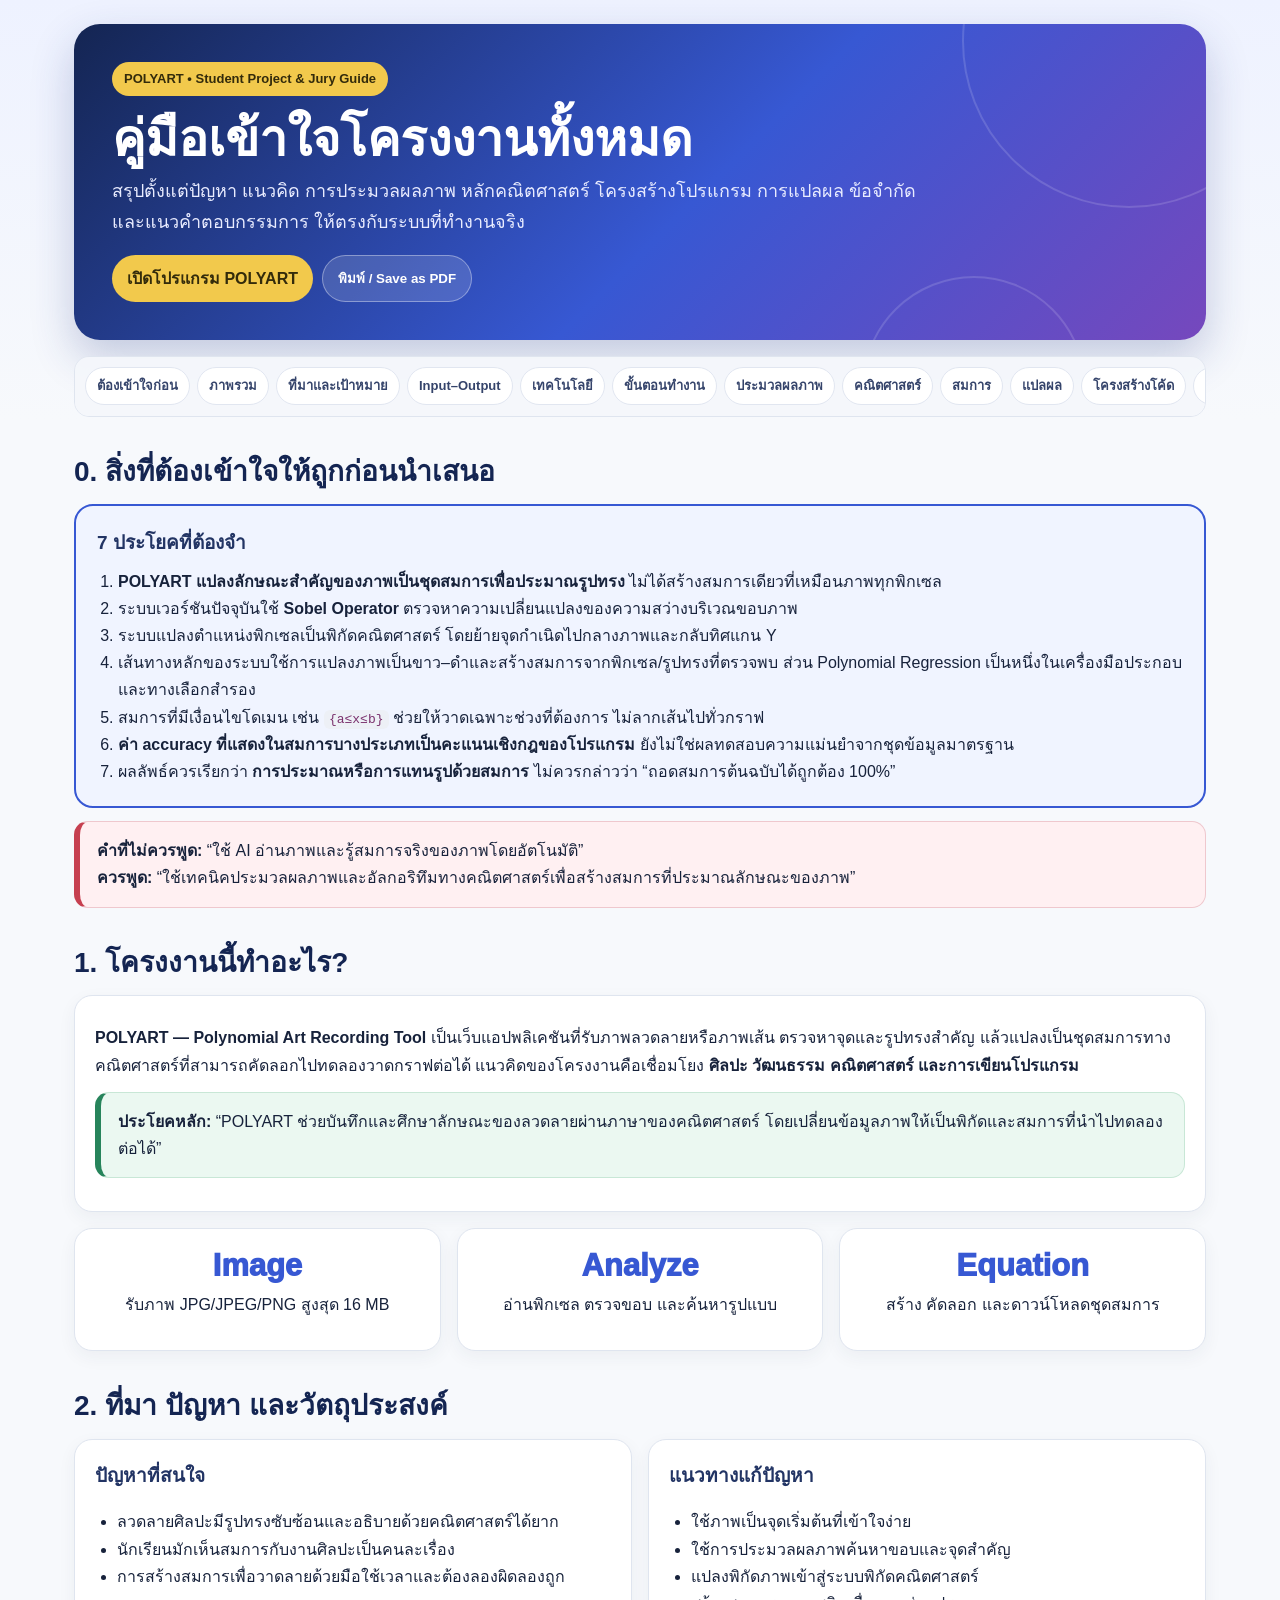
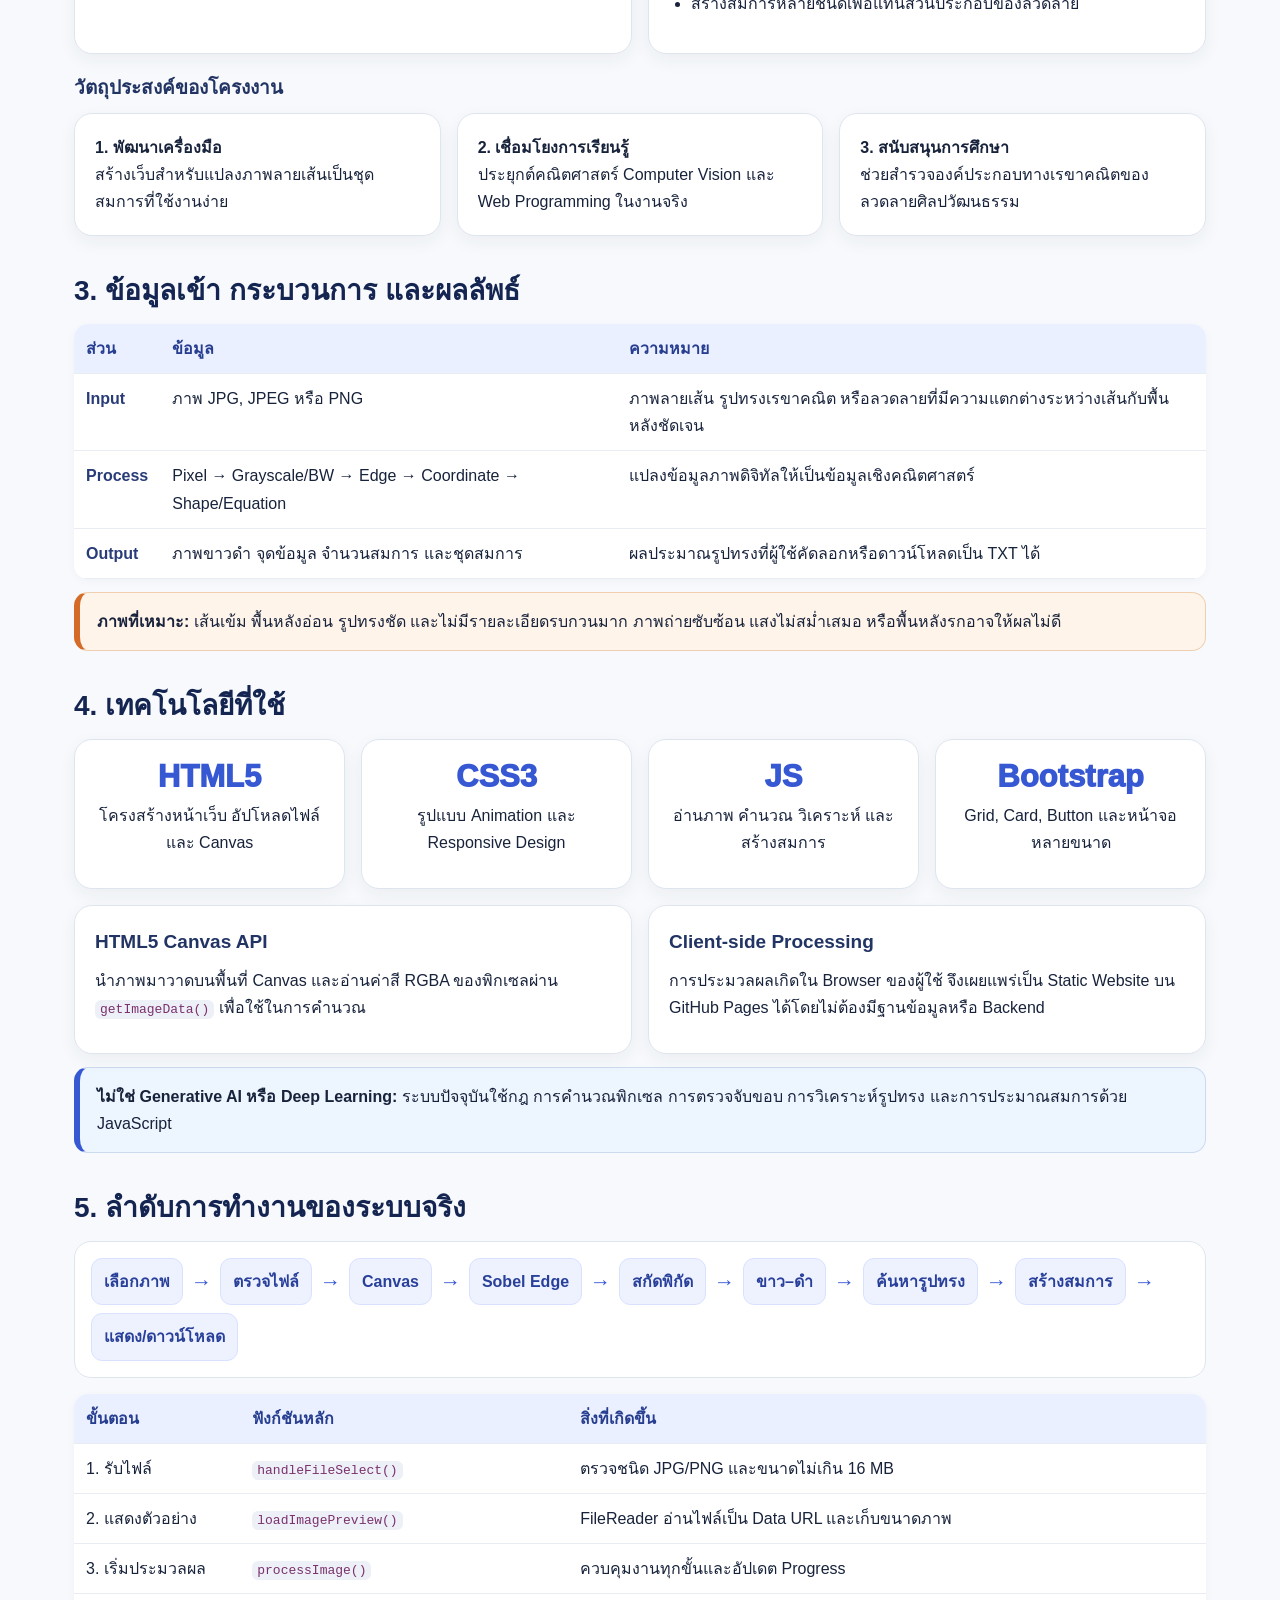
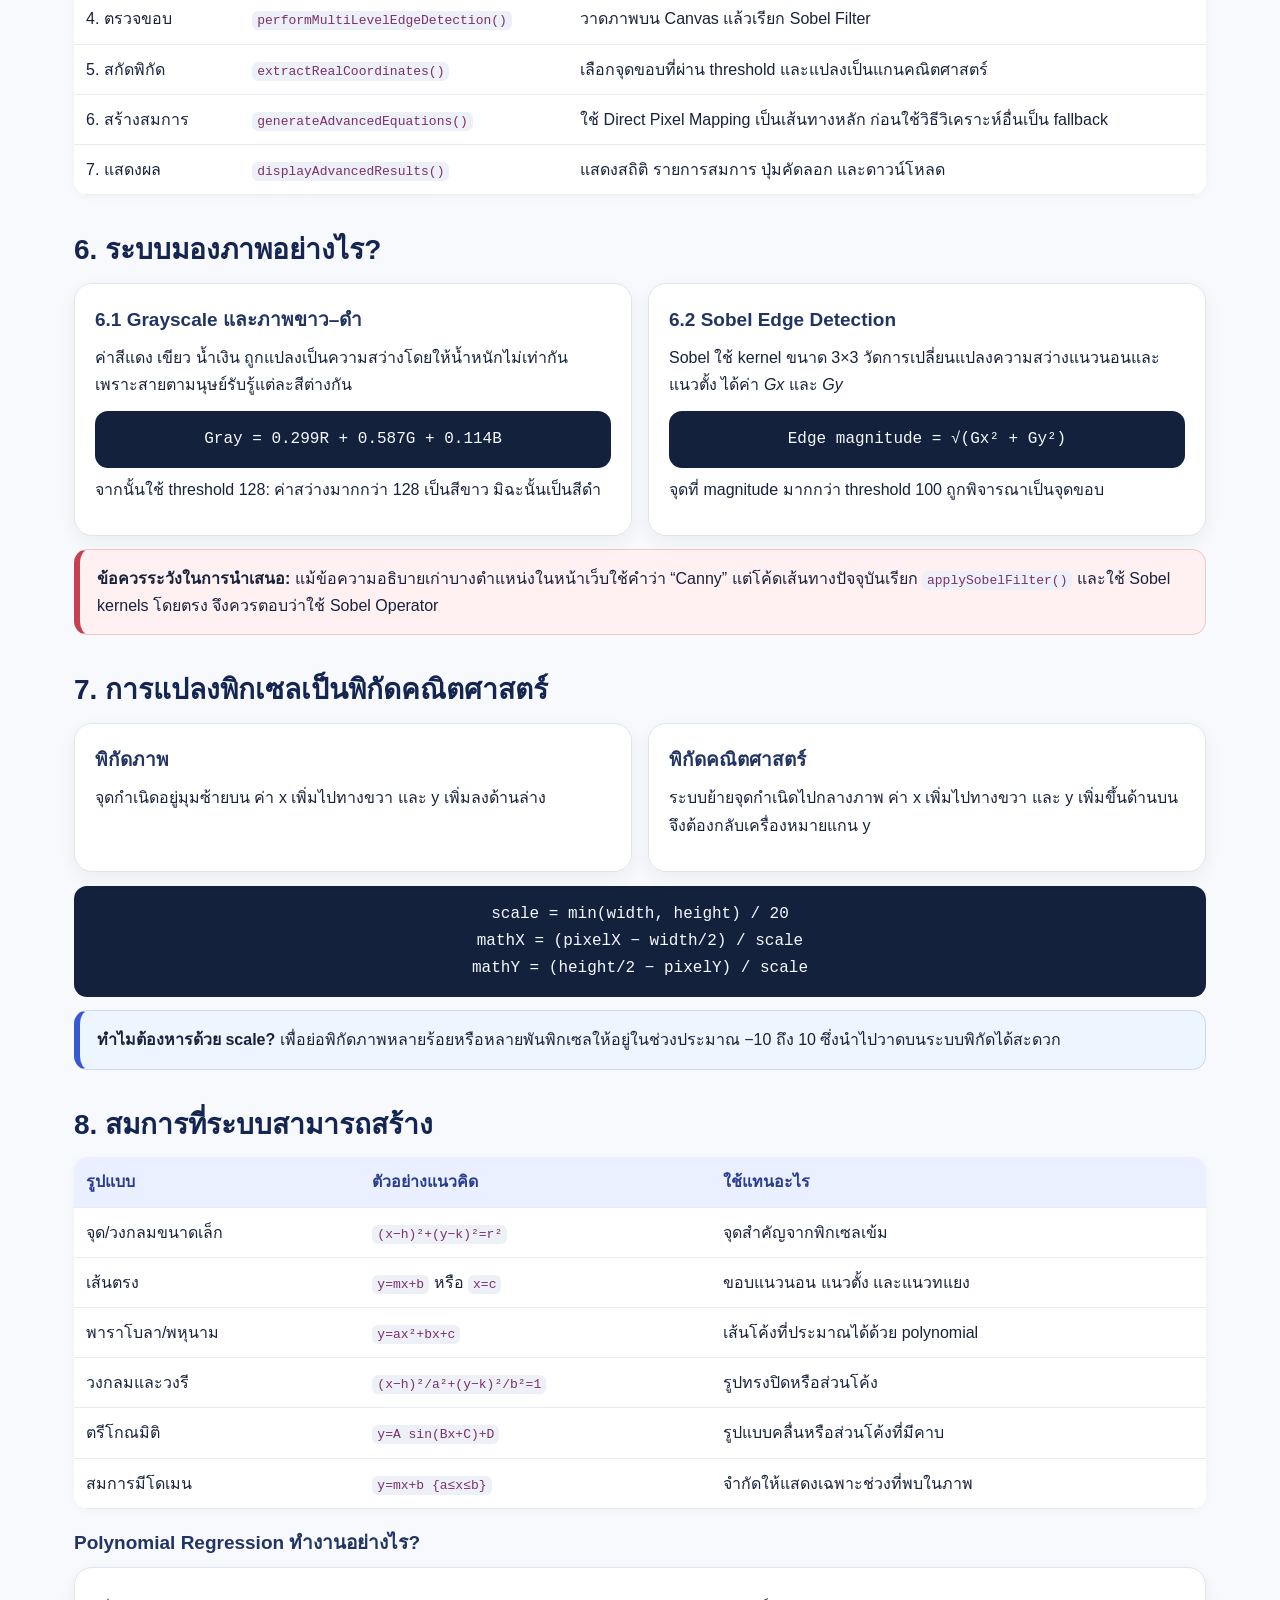
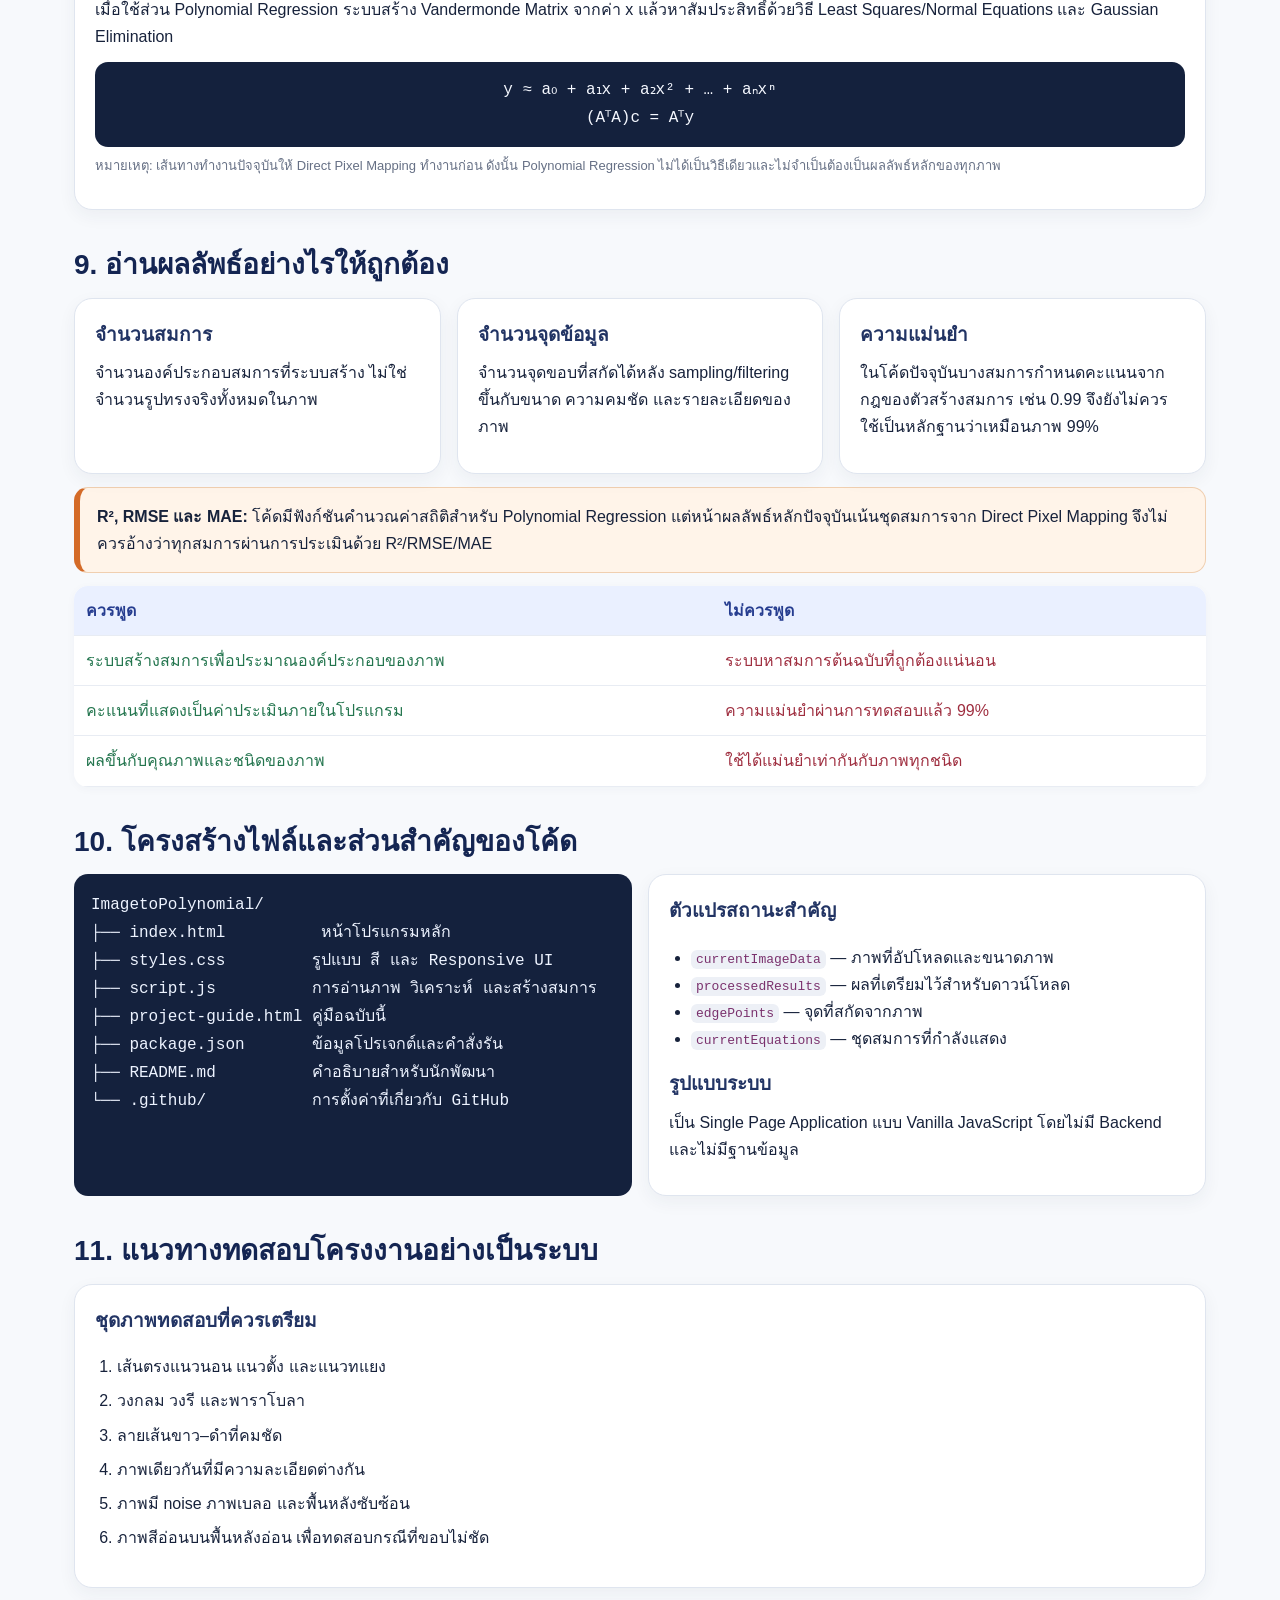
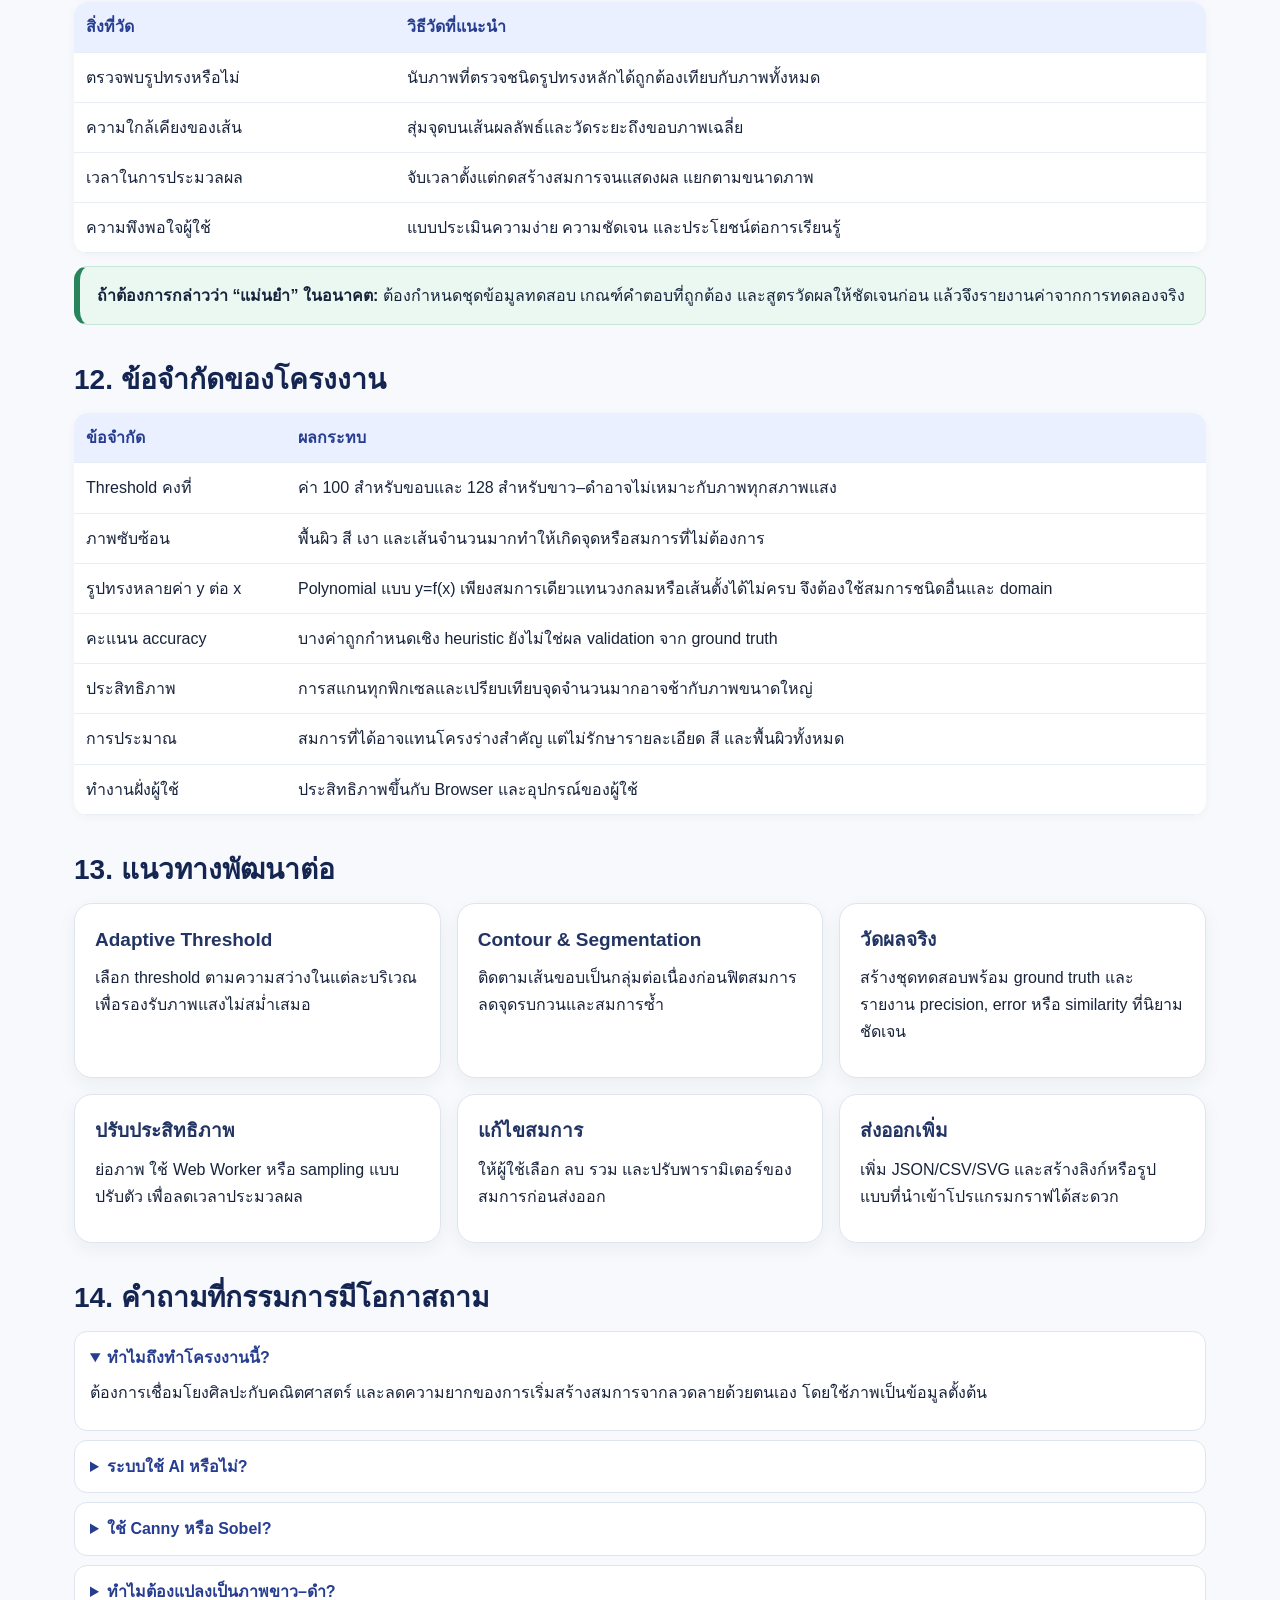
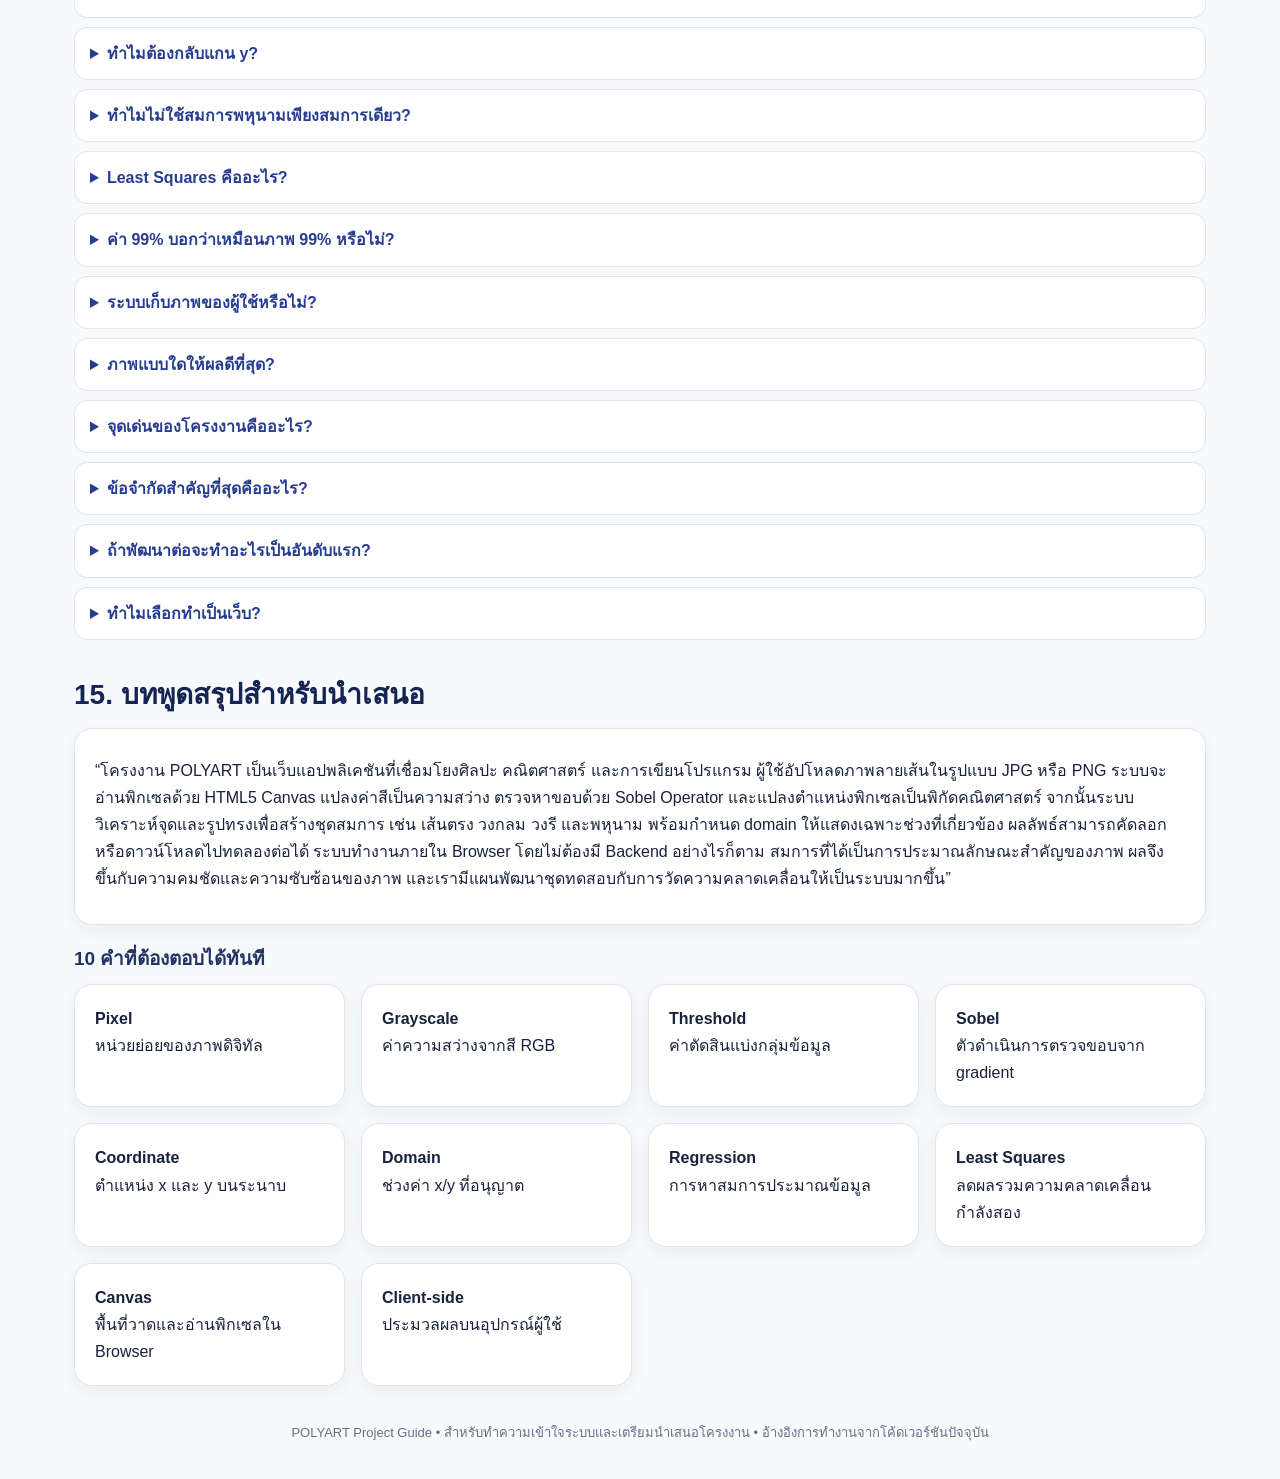
<file: project-guide.htm>
<!doctype html>
<html lang="th">
<head>
<meta charset="utf-8">
<meta name="viewport" content="width=device-width,initial-scale=1">
<meta http-equiv="refresh" content="0;url=project-guide.html">
<link rel="canonical" href="project-guide.html">
<title>POLYART — คู่มือโครงงาน</title>
</head>
<body>
<p>กำลังเปิด <a href="project-guide.html">คู่มือโครงงาน POLYART</a>…</p>
</body>
</html>
</file>
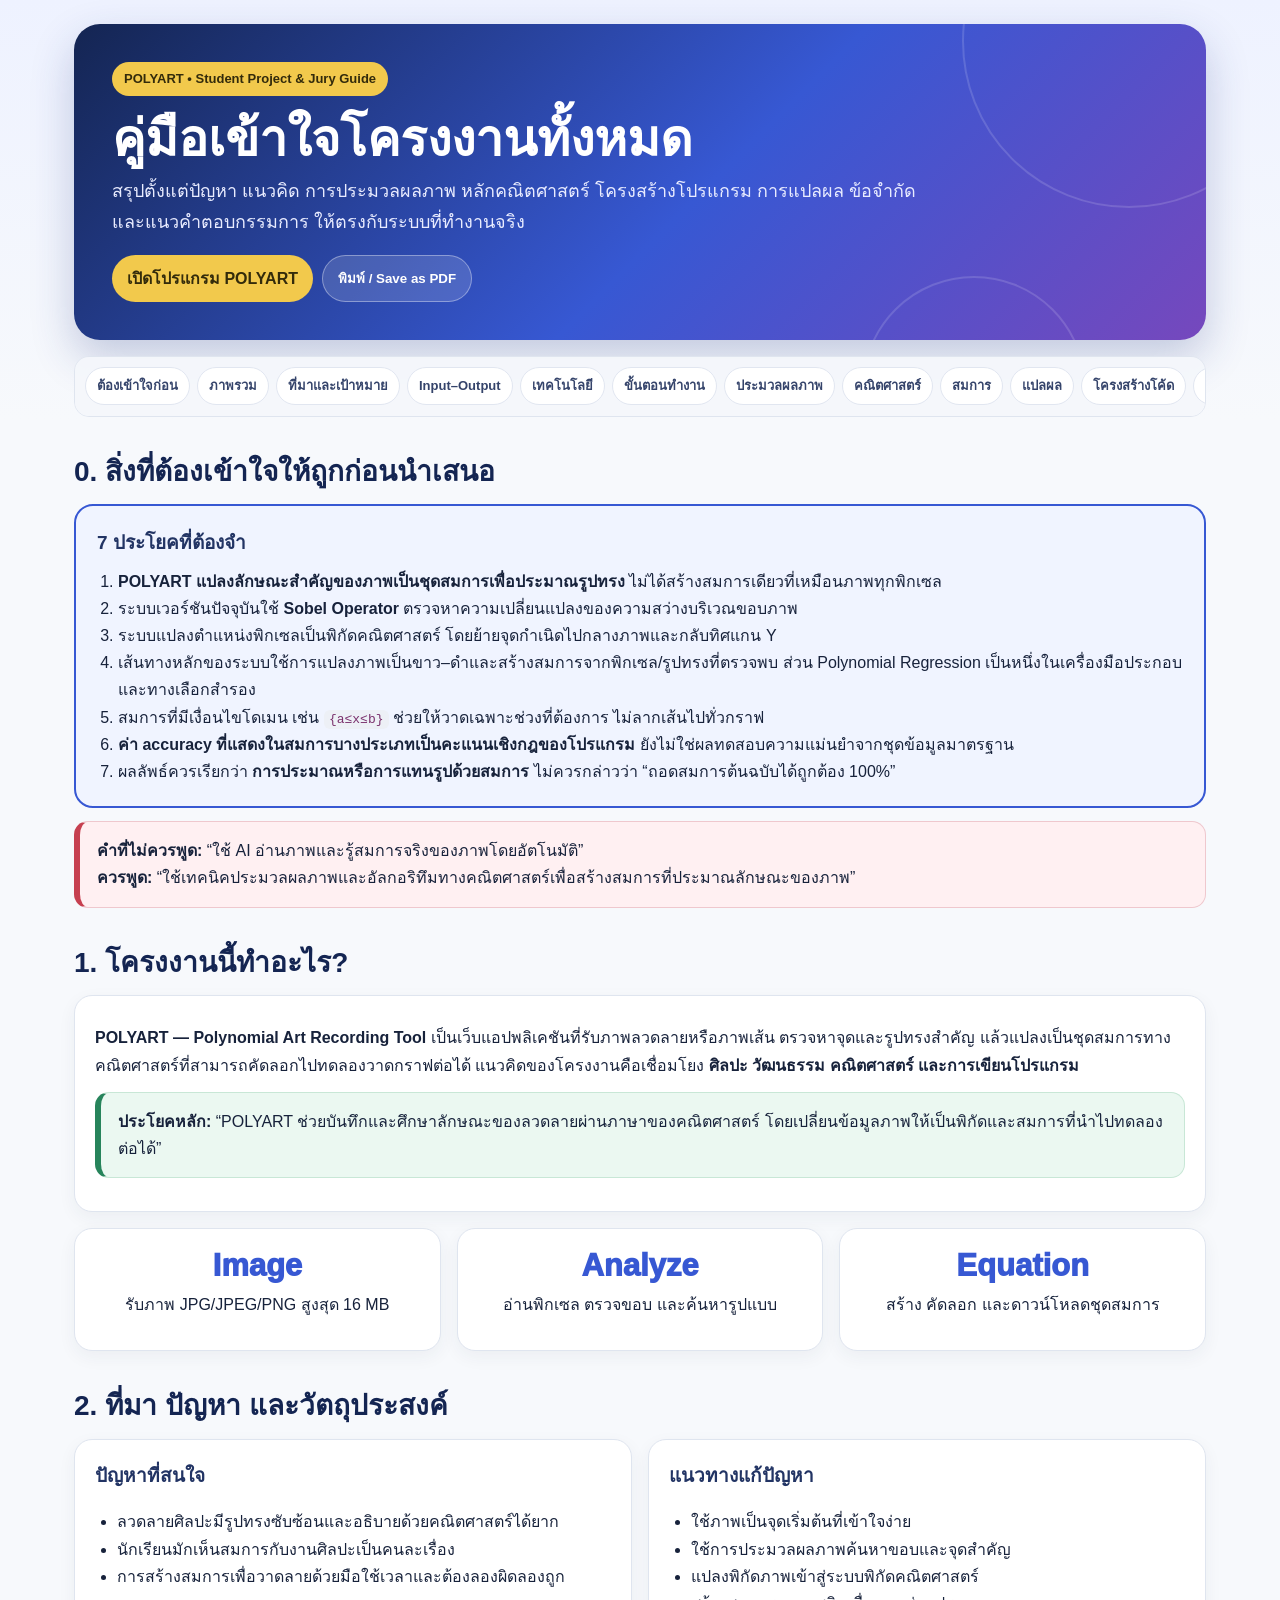
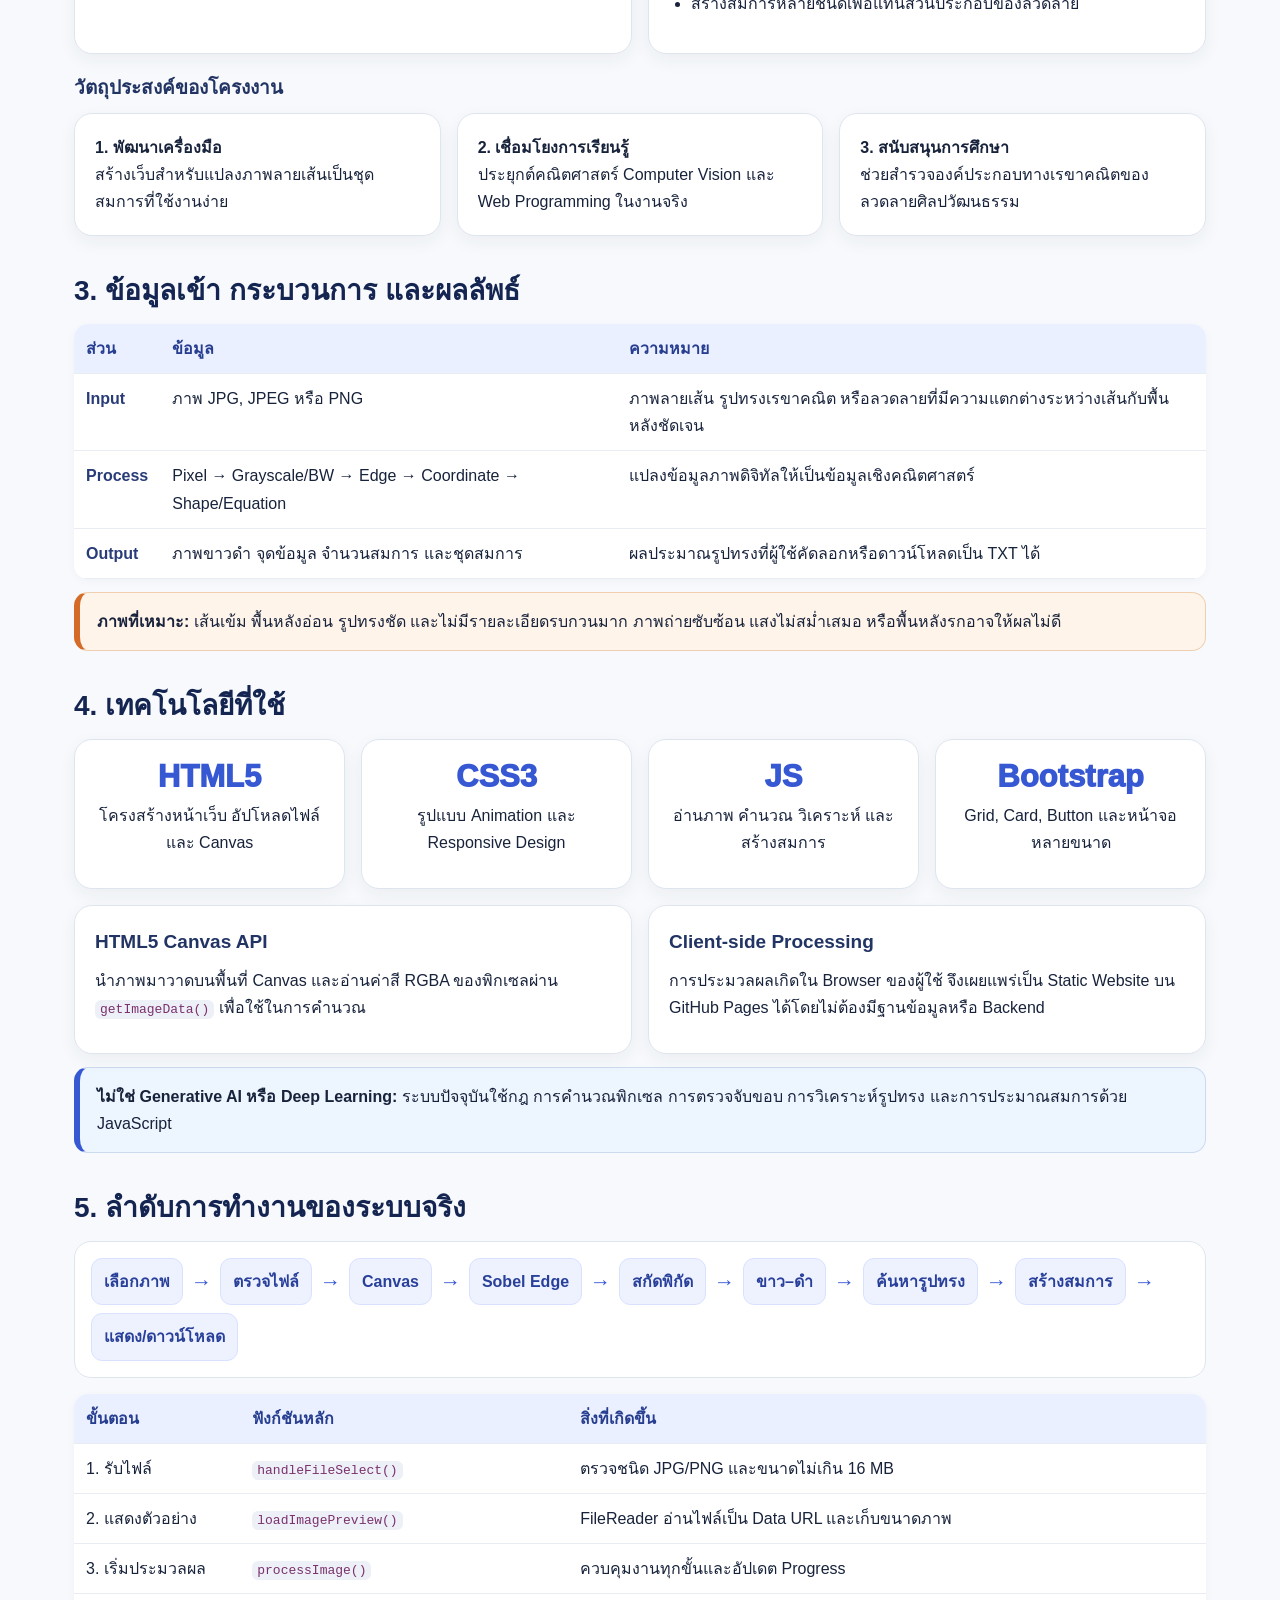
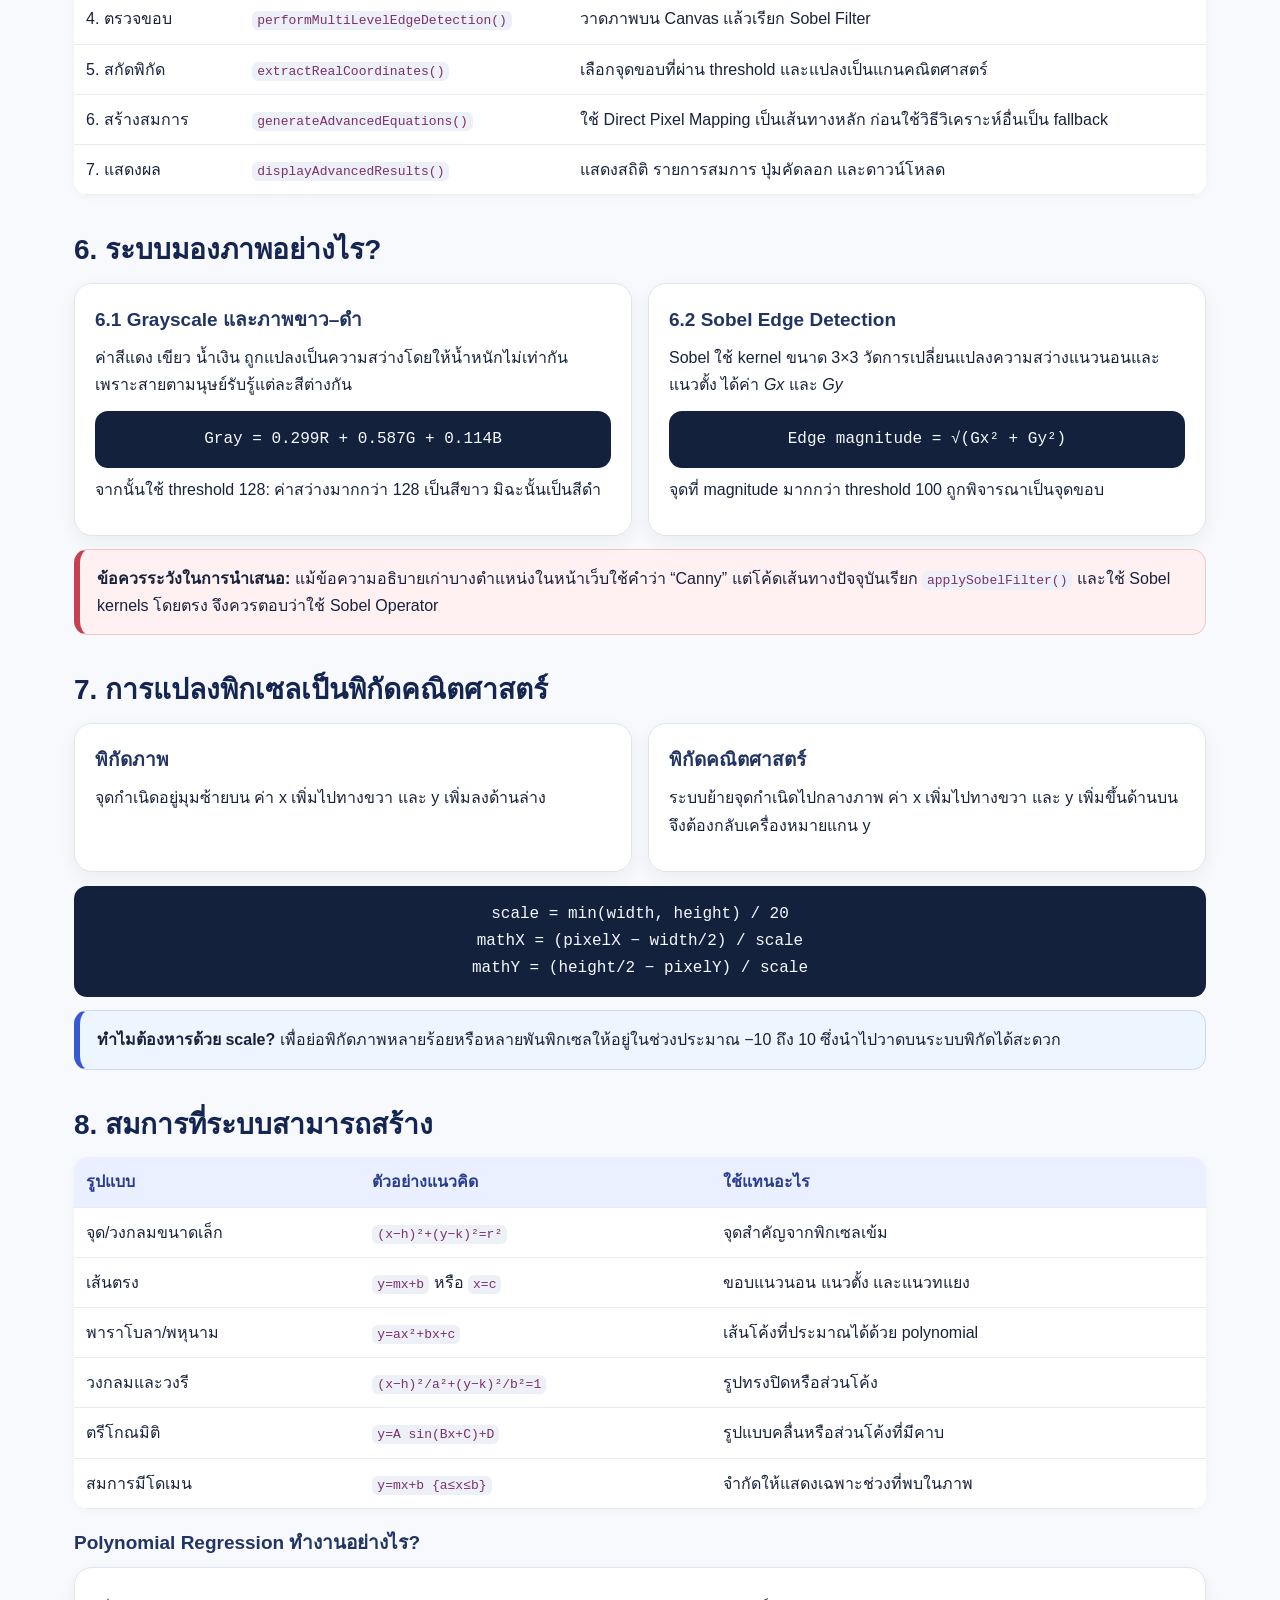
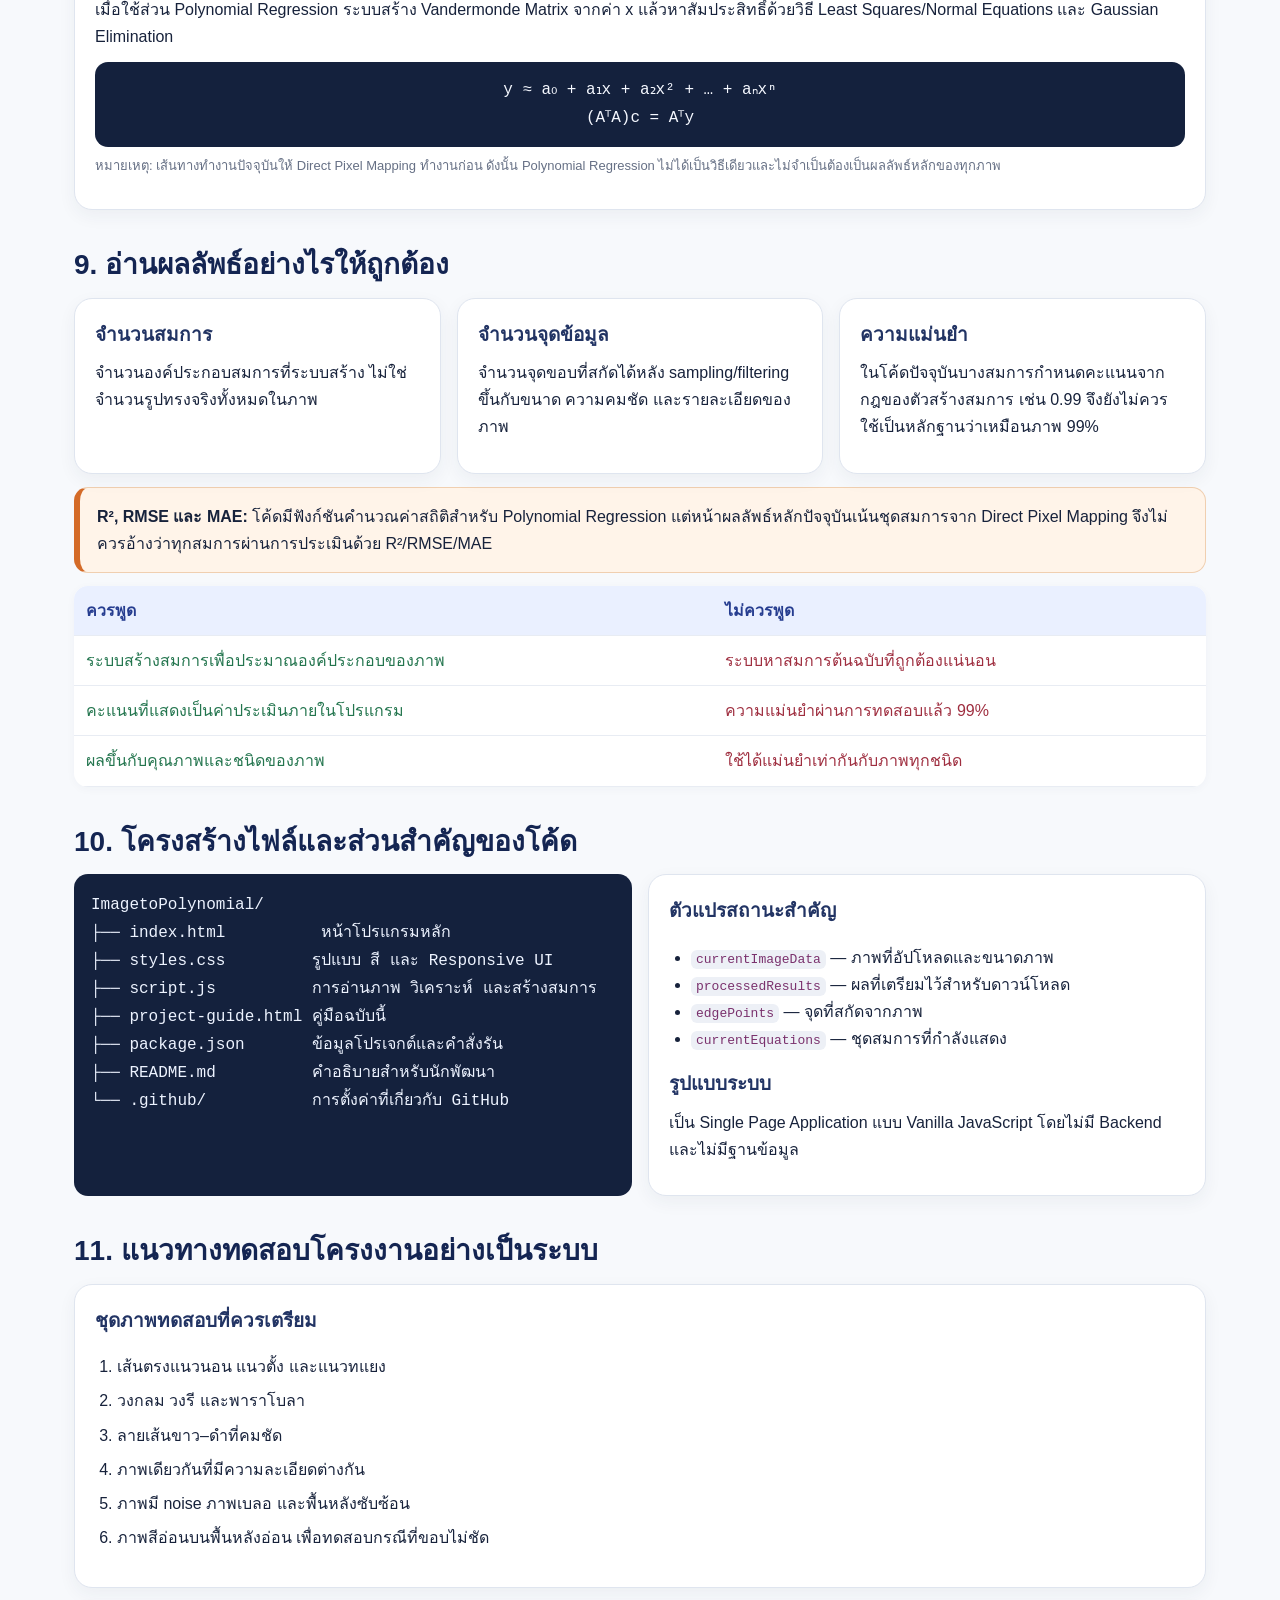
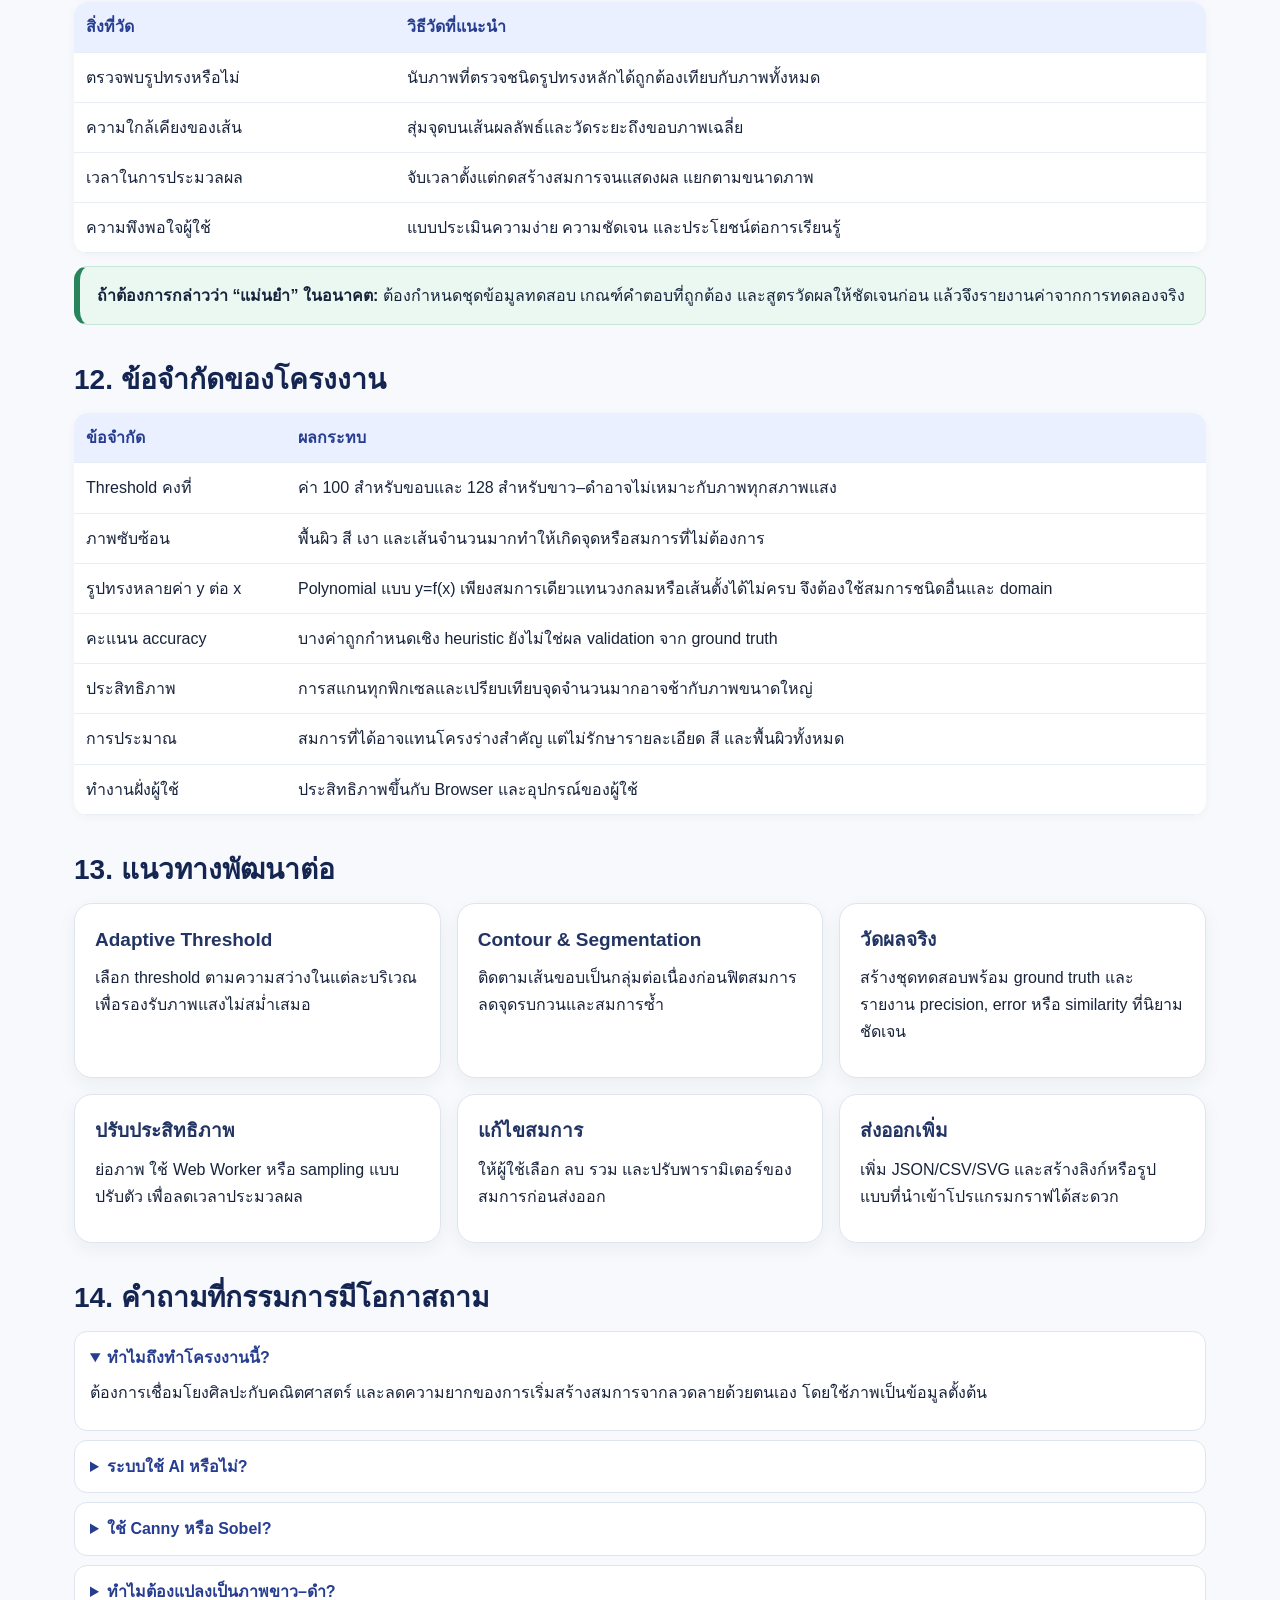
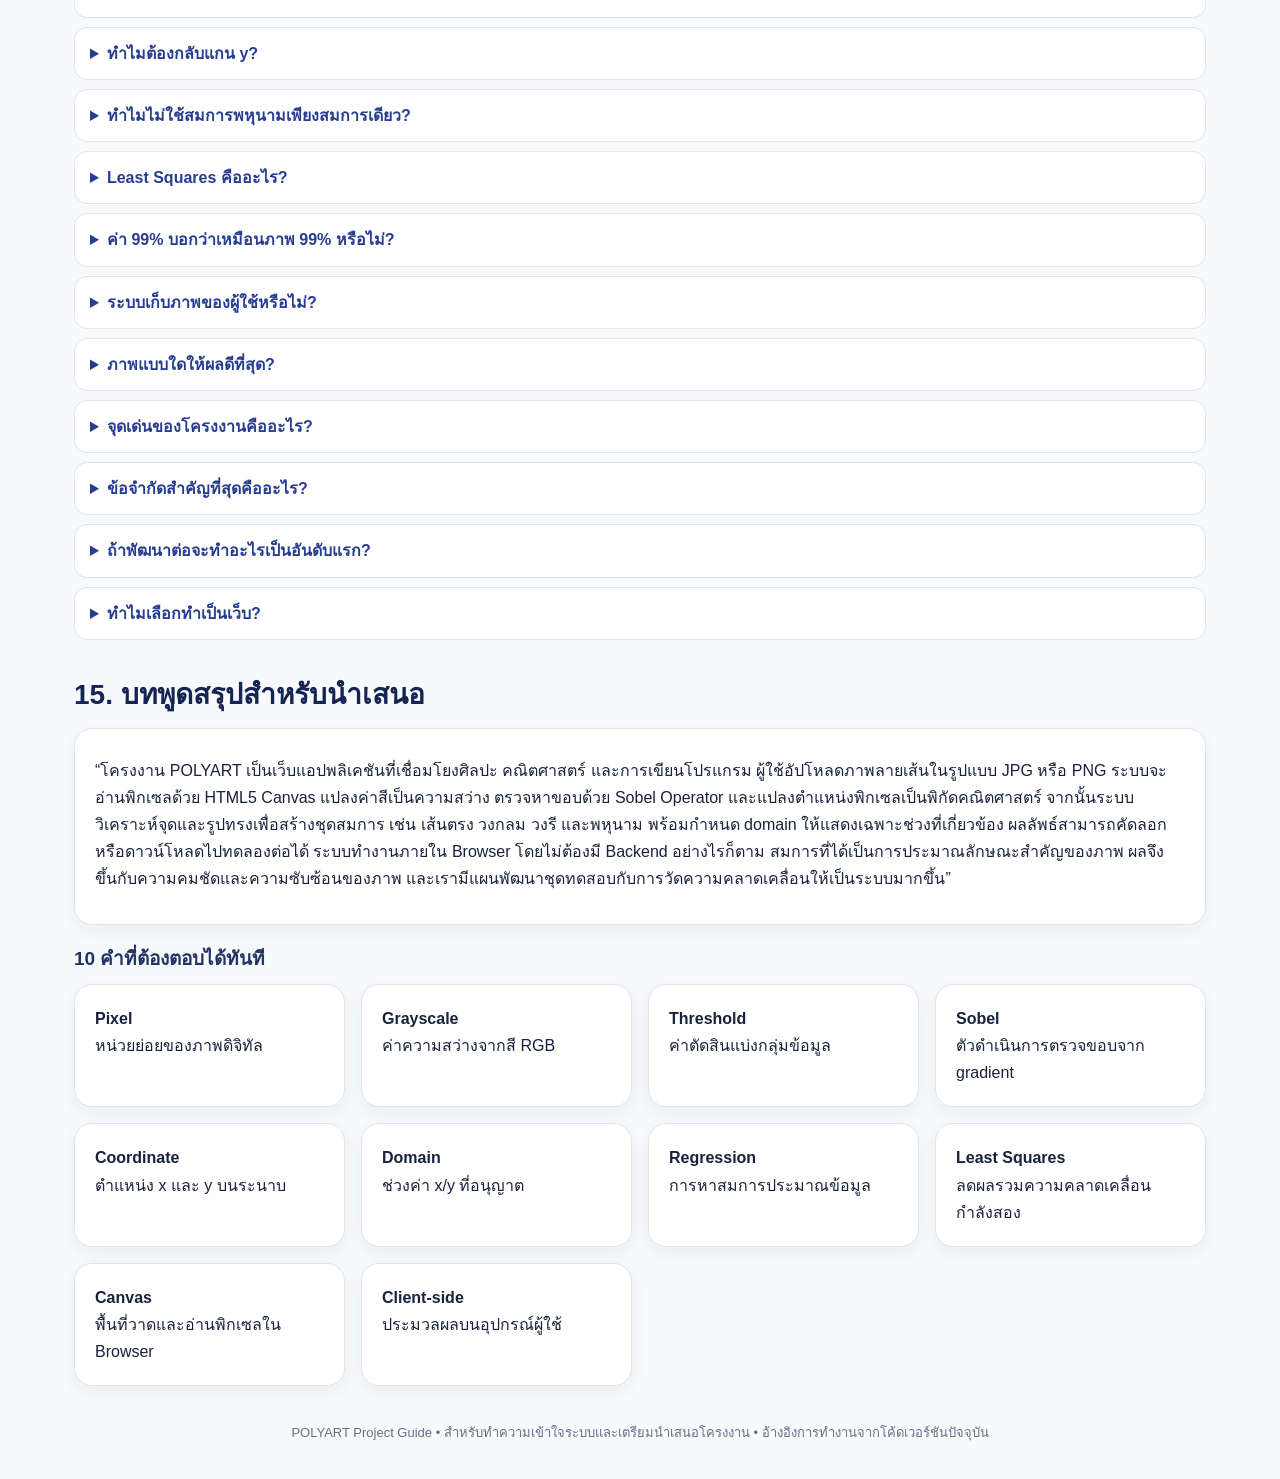
<file: project-guide.html>
<!DOCTYPE html>
<html lang="th">
<head>
<meta charset="utf-8">
<meta name="viewport" content="width=device-width,initial-scale=1">
<meta name="description" content="คู่มือทำความเข้าใจโครงงาน POLYART ตั้งแต่แนวคิด การประมวลผลภาพ คณิตศาสตร์ การทำงานของโปรแกรม ข้อจำกัด และแนวคำถามกรรมการ">
<title>POLYART — คู่มือเข้าใจโครงงานทั้งหมด</title>
<style>
:root{--bg:#f5f7fb;--card:#fff;--ink:#17223b;--muted:#667085;--line:#dfe5ef;--primary:#3758d3;--cyan:#1686a7;--purple:#7648bd;--green:#27845b;--orange:#d46b28;--red:#c64050;--yellow:#f2c94c;--navy:#142552}
*{box-sizing:border-box}html{scroll-behavior:smooth}body{margin:0;background:linear-gradient(180deg,#eef2ff 0,#f7f9fc 420px);color:var(--ink);font-family:"Noto Sans Thai","Leelawadee UI","Segoe UI",Tahoma,Arial,sans-serif;line-height:1.7}.wrap{max-width:1180px;margin:auto;padding:24px}.hero{position:relative;overflow:hidden;background:linear-gradient(135deg,#142552 0%,#3758d3 55%,#7648bd 100%);color:#fff;border-radius:26px;padding:38px;box-shadow:0 18px 44px rgba(33,53,130,.24)}.hero:before,.hero:after{content:"";position:absolute;border:2px solid rgba(255,255,255,.14);border-radius:50%}.hero:before{width:330px;height:330px;right:-90px;top:-150px}.hero:after{width:220px;height:220px;right:120px;bottom:-160px}.hero>*{position:relative;z-index:1}.hero h1{margin:0 0 8px;font-size:clamp(30px,4vw,50px);line-height:1.16}.hero p{margin:0;max-width:840px;color:#e9ecff;font-size:18px}.badge{display:inline-block;background:var(--yellow);color:#332b0b;border-radius:999px;padding:6px 12px;font-weight:900;font-size:13px;margin-bottom:14px}.actions{display:flex;gap:9px;flex-wrap:wrap;margin-top:18px}.btn{display:inline-block;border:0;text-decoration:none;border-radius:999px;padding:10px 15px;font-weight:900;cursor:pointer}.btn-yellow{background:var(--yellow);color:#332b0b}.btn-light{background:rgba(255,255,255,.14);color:#fff;border:1px solid rgba(255,255,255,.36)}.nav{position:sticky;top:0;z-index:20;margin:16px 0;background:rgba(245,247,251,.94);backdrop-filter:blur(10px);border:1px solid var(--line);border-radius:15px;padding:10px;display:flex;gap:7px;overflow:auto}.nav a{white-space:nowrap;text-decoration:none;color:#35446b;background:#fff;border:1px solid #e1e6f0;padding:7px 11px;border-radius:999px;font-size:13px;font-weight:800}.nav a:hover{background:#eaf0ff;color:var(--primary)}.section{scroll-margin-top:82px}h2{margin:36px 0 14px;font-size:28px;line-height:1.35;color:var(--navy)}h3{margin:0 0 8px;font-size:19px;color:#223464}p{margin:8px 0 12px}.grid{display:grid;gap:16px}.g2{grid-template-columns:repeat(2,minmax(0,1fr))}.g3{grid-template-columns:repeat(3,minmax(0,1fr))}.g4{grid-template-columns:repeat(4,minmax(0,1fr))}.card{background:var(--card);border:1px solid var(--line);border-radius:18px;padding:20px;box-shadow:0 6px 18px rgba(36,47,78,.055)}.card ul,.card ol{padding-left:22px}.center{text-align:center}.metric{font-size:31px;font-weight:950;color:var(--primary);line-height:1.1}.small{font-size:13px;color:var(--muted)}.flow{display:flex;align-items:center;gap:8px;flex-wrap:wrap;background:#fff;border:1px solid var(--line);border-radius:17px;padding:16px}.step{background:#eef2ff;border:1px solid #d9e1ff;border-radius:11px;padding:9px 12px;font-weight:900;color:#29409a}.arrow{color:var(--primary);font-size:21px;font-weight:900}.warn,.good,.info,.critical{padding:15px 17px;border-radius:14px;margin:13px 0}.warn{background:#fff4e9;border:1px solid #f0cfb0;border-left:6px solid var(--orange)}.good{background:#ebf8f1;border:1px solid #c8e7d6;border-left:6px solid var(--green)}.info{background:#edf5ff;border:1px solid #ccdaef;border-left:6px solid var(--primary)}.critical{background:#fff0f2;border:1px solid #efc8ce;border-left:6px solid var(--red)}table{width:100%;border-collapse:collapse;background:#fff;border-radius:14px;overflow:hidden;box-shadow:0 2px 10px rgba(30,44,80,.035)}th,td{padding:11px 12px;border-bottom:1px solid #e8ecf3;text-align:left;vertical-align:top}th{background:#eaf0ff;color:#263d90}code{background:#edf0f6;padding:2px 5px;border-radius:6px;color:#7a316d}.formula{font-family:Consolas,"Courier New",monospace;background:#14213d;color:#f5f8ff;border-radius:13px;padding:15px;text-align:center;overflow:auto}.qa details{background:#fff;border:1px solid var(--line);border-radius:13px;margin:9px 0;padding:12px 15px}.qa summary{font-weight:900;cursor:pointer;color:#263d90}.keybox{border:2px solid var(--primary);background:#f0f4ff;border-radius:19px;padding:21px}.keybox ol{margin:8px 0 0 21px;padding:0}.tag{display:inline-block;padding:4px 9px;border-radius:999px;font-weight:800;font-size:12px;background:#edf0ff;color:#4050a0;margin:3px}.filetree{font-family:Consolas,monospace;white-space:pre-wrap;background:#14213d;color:#edf3ff;padding:17px;border-radius:14px;line-height:1.75}.compare td:first-child{font-weight:850;color:#293c78}.footer{margin:36px 0 10px;color:var(--muted);font-size:13px;text-align:center}.no{color:#9f2f40}.yes{color:#23754e}.checklist li{margin-bottom:7px}@media(max-width:850px){.g2,.g3,.g4{grid-template-columns:1fr}.wrap{padding:14px}.hero{padding:28px 21px}table{display:block;overflow-x:auto}.nav{top:0}}@media print{body{background:#fff}.nav,.actions{display:none}.wrap{max-width:none;padding:0}.hero{box-shadow:none;border-radius:0}.card,.keybox,.warn,.good,.info,.critical{break-inside:avoid}h2{break-after:avoid}}
</style>
</head>
<body>
<div class="wrap">
<header class="hero">
<div class="badge">POLYART • Student Project & Jury Guide</div>
<h1>คู่มือเข้าใจโครงงานทั้งหมด</h1>
<p>สรุปตั้งแต่ปัญหา แนวคิด การประมวลผลภาพ หลักคณิตศาสตร์ โครงสร้างโปรแกรม การแปลผล ข้อจำกัด และแนวคำตอบกรรมการ ให้ตรงกับระบบที่ทำงานจริง</p>
<div class="actions"><a class="btn btn-yellow" href="index.html">เปิดโปรแกรม POLYART</a><button class="btn btn-light" onclick="window.print()">พิมพ์ / Save as PDF</button></div>
</header>

<nav class="nav" aria-label="สารบัญ">
<a href="#mustknow">ต้องเข้าใจก่อน</a><a href="#overview">ภาพรวม</a><a href="#problem">ที่มาและเป้าหมาย</a><a href="#io">Input–Output</a><a href="#tech">เทคโนโลยี</a><a href="#pipeline">ขั้นตอนทำงาน</a><a href="#image">ประมวลผลภาพ</a><a href="#math">คณิตศาสตร์</a><a href="#equations">สมการ</a><a href="#results">แปลผล</a><a href="#files">โครงสร้างโค้ด</a><a href="#test">การทดสอบ</a><a href="#limits">ข้อจำกัด</a><a href="#future">พัฒนาต่อ</a><a href="#qa">กรรมการถาม</a><a href="#script">บทพูด</a>
</nav>

<section id="mustknow" class="section">
<h2>0. สิ่งที่ต้องเข้าใจให้ถูกก่อนนำเสนอ</h2>
<div class="keybox"><h3>7 ประโยคที่ต้องจำ</h3><ol>
<li><strong>POLYART แปลงลักษณะสำคัญของภาพเป็นชุดสมการเพื่อประมาณรูปทรง</strong> ไม่ได้สร้างสมการเดียวที่เหมือนภาพทุกพิกเซล</li>
<li>ระบบเวอร์ชันปัจจุบันใช้ <strong>Sobel Operator</strong> ตรวจหาความเปลี่ยนแปลงของความสว่างบริเวณขอบภาพ</li>
<li>ระบบแปลงตำแหน่งพิกเซลเป็นพิกัดคณิตศาสตร์ โดยย้ายจุดกำเนิดไปกลางภาพและกลับทิศแกน Y</li>
<li>เส้นทางหลักของระบบใช้การแปลงภาพเป็นขาว–ดำและสร้างสมการจากพิกเซล/รูปทรงที่ตรวจพบ ส่วน Polynomial Regression เป็นหนึ่งในเครื่องมือประกอบและทางเลือกสำรอง</li>
<li>สมการที่มีเงื่อนไขโดเมน เช่น <code>{a≤x≤b}</code> ช่วยให้วาดเฉพาะช่วงที่ต้องการ ไม่ลากเส้นไปทั่วกราฟ</li>
<li><strong>ค่า accuracy ที่แสดงในสมการบางประเภทเป็นคะแนนเชิงกฎของโปรแกรม</strong> ยังไม่ใช่ผลทดสอบความแม่นยำจากชุดข้อมูลมาตรฐาน</li>
<li>ผลลัพธ์ควรเรียกว่า <strong>การประมาณหรือการแทนรูปด้วยสมการ</strong> ไม่ควรกล่าวว่า “ถอดสมการต้นฉบับได้ถูกต้อง 100%”</li>
</ol></div>
<div class="critical"><strong>คำที่ไม่ควรพูด:</strong> “ใช้ AI อ่านภาพและรู้สมการจริงของภาพโดยอัตโนมัติ”<br><strong>ควรพูด:</strong> “ใช้เทคนิคประมวลผลภาพและอัลกอริทึมทางคณิตศาสตร์เพื่อสร้างสมการที่ประมาณลักษณะของภาพ”</div>
</section>

<section id="overview" class="section">
<h2>1. โครงงานนี้ทำอะไร?</h2>
<div class="card"><p><strong>POLYART — Polynomial Art Recording Tool</strong> เป็นเว็บแอปพลิเคชันที่รับภาพลวดลายหรือภาพเส้น ตรวจหาจุดและรูปทรงสำคัญ แล้วแปลงเป็นชุดสมการทางคณิตศาสตร์ที่สามารถคัดลอกไปทดลองวาดกราฟต่อได้ แนวคิดของโครงงานคือเชื่อมโยง <strong>ศิลปะ วัฒนธรรม คณิตศาสตร์ และการเขียนโปรแกรม</strong></p><div class="good"><strong>ประโยคหลัก:</strong> “POLYART ช่วยบันทึกและศึกษาลักษณะของลวดลายผ่านภาษาของคณิตศาสตร์ โดยเปลี่ยนข้อมูลภาพให้เป็นพิกัดและสมการที่นำไปทดลองต่อได้”</div></div>
<div class="grid g3" style="margin-top:16px"><div class="card center"><div class="metric">Image</div><p>รับภาพ JPG/JPEG/PNG สูงสุด 16 MB</p></div><div class="card center"><div class="metric">Analyze</div><p>อ่านพิกเซล ตรวจขอบ และค้นหารูปแบบ</p></div><div class="card center"><div class="metric">Equation</div><p>สร้าง คัดลอก และดาวน์โหลดชุดสมการ</p></div></div>
</section>

<section id="problem" class="section">
<h2>2. ที่มา ปัญหา และวัตถุประสงค์</h2>
<div class="grid g2"><div class="card"><h3>ปัญหาที่สนใจ</h3><ul><li>ลวดลายศิลปะมีรูปทรงซับซ้อนและอธิบายด้วยคณิตศาสตร์ได้ยาก</li><li>นักเรียนมักเห็นสมการกับงานศิลปะเป็นคนละเรื่อง</li><li>การสร้างสมการเพื่อวาดลายด้วยมือใช้เวลาและต้องลองผิดลองถูก</li></ul></div><div class="card"><h3>แนวทางแก้ปัญหา</h3><ul><li>ใช้ภาพเป็นจุดเริ่มต้นที่เข้าใจง่าย</li><li>ใช้การประมวลผลภาพค้นหาขอบและจุดสำคัญ</li><li>แปลงพิกัดภาพเข้าสู่ระบบพิกัดคณิตศาสตร์</li><li>สร้างสมการหลายชนิดเพื่อแทนส่วนประกอบของลวดลาย</li></ul></div></div>
<h3 style="margin-top:18px">วัตถุประสงค์ของโครงงาน</h3>
<div class="grid g3"><div class="card"><strong>1. พัฒนาเครื่องมือ</strong><br>สร้างเว็บสำหรับแปลงภาพลายเส้นเป็นชุดสมการที่ใช้งานง่าย</div><div class="card"><strong>2. เชื่อมโยงการเรียนรู้</strong><br>ประยุกต์คณิตศาสตร์ Computer Vision และ Web Programming ในงานจริง</div><div class="card"><strong>3. สนับสนุนการศึกษา</strong><br>ช่วยสำรวจองค์ประกอบทางเรขาคณิตของลวดลายศิลปวัฒนธรรม</div></div>
</section>

<section id="io" class="section">
<h2>3. ข้อมูลเข้า กระบวนการ และผลลัพธ์</h2>
<table class="compare"><thead><tr><th>ส่วน</th><th>ข้อมูล</th><th>ความหมาย</th></tr></thead><tbody>
<tr><td>Input</td><td>ภาพ JPG, JPEG หรือ PNG</td><td>ภาพลายเส้น รูปทรงเรขาคณิต หรือลวดลายที่มีความแตกต่างระหว่างเส้นกับพื้นหลังชัดเจน</td></tr>
<tr><td>Process</td><td>Pixel → Grayscale/BW → Edge → Coordinate → Shape/Equation</td><td>แปลงข้อมูลภาพดิจิทัลให้เป็นข้อมูลเชิงคณิตศาสตร์</td></tr>
<tr><td>Output</td><td>ภาพขาวดำ จุดข้อมูล จำนวนสมการ และชุดสมการ</td><td>ผลประมาณรูปทรงที่ผู้ใช้คัดลอกหรือดาวน์โหลดเป็น TXT ได้</td></tr>
</tbody></table>
<div class="warn"><strong>ภาพที่เหมาะ:</strong> เส้นเข้ม พื้นหลังอ่อน รูปทรงชัด และไม่มีรายละเอียดรบกวนมาก ภาพถ่ายซับซ้อน แสงไม่สม่ำเสมอ หรือพื้นหลังรกอาจให้ผลไม่ดี</div>
</section>

<section id="tech" class="section">
<h2>4. เทคโนโลยีที่ใช้</h2>
<div class="grid g4"><div class="card center"><div class="metric">HTML5</div><p>โครงสร้างหน้าเว็บ อัปโหลดไฟล์ และ Canvas</p></div><div class="card center"><div class="metric">CSS3</div><p>รูปแบบ Animation และ Responsive Design</p></div><div class="card center"><div class="metric">JS</div><p>อ่านภาพ คำนวณ วิเคราะห์ และสร้างสมการ</p></div><div class="card center"><div class="metric">Bootstrap</div><p>Grid, Card, Button และหน้าจอหลายขนาด</p></div></div>
<div class="grid g2" style="margin-top:16px"><div class="card"><h3>HTML5 Canvas API</h3><p>นำภาพมาวาดบนพื้นที่ Canvas และอ่านค่าสี RGBA ของพิกเซลผ่าน <code>getImageData()</code> เพื่อใช้ในการคำนวณ</p></div><div class="card"><h3>Client-side Processing</h3><p>การประมวลผลเกิดใน Browser ของผู้ใช้ จึงเผยแพร่เป็น Static Website บน GitHub Pages ได้โดยไม่ต้องมีฐานข้อมูลหรือ Backend</p></div></div>
<div class="info"><strong>ไม่ใช่ Generative AI หรือ Deep Learning:</strong> ระบบปัจจุบันใช้กฎ การคำนวณพิกเซล การตรวจจับขอบ การวิเคราะห์รูปทรง และการประมาณสมการด้วย JavaScript</div>
</section>

<section id="pipeline" class="section">
<h2>5. ลำดับการทำงานของระบบจริง</h2>
<div class="flow"><span class="step">เลือกภาพ</span><span class="arrow">→</span><span class="step">ตรวจไฟล์</span><span class="arrow">→</span><span class="step">Canvas</span><span class="arrow">→</span><span class="step">Sobel Edge</span><span class="arrow">→</span><span class="step">สกัดพิกัด</span><span class="arrow">→</span><span class="step">ขาว–ดำ</span><span class="arrow">→</span><span class="step">ค้นหารูปทรง</span><span class="arrow">→</span><span class="step">สร้างสมการ</span><span class="arrow">→</span><span class="step">แสดง/ดาวน์โหลด</span></div>
<table style="margin-top:16px"><thead><tr><th>ขั้นตอน</th><th>ฟังก์ชันหลัก</th><th>สิ่งที่เกิดขึ้น</th></tr></thead><tbody>
<tr><td>1. รับไฟล์</td><td><code>handleFileSelect()</code></td><td>ตรวจชนิด JPG/PNG และขนาดไม่เกิน 16 MB</td></tr>
<tr><td>2. แสดงตัวอย่าง</td><td><code>loadImagePreview()</code></td><td>FileReader อ่านไฟล์เป็น Data URL และเก็บขนาดภาพ</td></tr>
<tr><td>3. เริ่มประมวลผล</td><td><code>processImage()</code></td><td>ควบคุมงานทุกขั้นและอัปเดต Progress</td></tr>
<tr><td>4. ตรวจขอบ</td><td><code>performMultiLevelEdgeDetection()</code></td><td>วาดภาพบน Canvas แล้วเรียก Sobel Filter</td></tr>
<tr><td>5. สกัดพิกัด</td><td><code>extractRealCoordinates()</code></td><td>เลือกจุดขอบที่ผ่าน threshold และแปลงเป็นแกนคณิตศาสตร์</td></tr>
<tr><td>6. สร้างสมการ</td><td><code>generateAdvancedEquations()</code></td><td>ใช้ Direct Pixel Mapping เป็นเส้นทางหลัก ก่อนใช้วิธีวิเคราะห์อื่นเป็น fallback</td></tr>
<tr><td>7. แสดงผล</td><td><code>displayAdvancedResults()</code></td><td>แสดงสถิติ รายการสมการ ปุ่มคัดลอก และดาวน์โหลด</td></tr>
</tbody></table>
</section>

<section id="image" class="section">
<h2>6. ระบบมองภาพอย่างไร?</h2>
<div class="grid g2"><div class="card"><h3>6.1 Grayscale และภาพขาว–ดำ</h3><p>ค่าสีแดง เขียว น้ำเงิน ถูกแปลงเป็นความสว่างโดยให้น้ำหนักไม่เท่ากัน เพราะสายตามนุษย์รับรู้แต่ละสีต่างกัน</p><div class="formula">Gray = 0.299R + 0.587G + 0.114B</div><p>จากนั้นใช้ threshold 128: ค่าสว่างมากกว่า 128 เป็นสีขาว มิฉะนั้นเป็นสีดำ</p></div><div class="card"><h3>6.2 Sobel Edge Detection</h3><p>Sobel ใช้ kernel ขนาด 3×3 วัดการเปลี่ยนแปลงความสว่างแนวนอนและแนวตั้ง ได้ค่า <em>Gx</em> และ <em>Gy</em></p><div class="formula">Edge magnitude = √(Gx² + Gy²)</div><p>จุดที่ magnitude มากกว่า threshold 100 ถูกพิจารณาเป็นจุดขอบ</p></div></div>
<div class="critical"><strong>ข้อควรระวังในการนำเสนอ:</strong> แม้ข้อความอธิบายเก่าบางตำแหน่งในหน้าเว็บใช้คำว่า “Canny” แต่โค้ดเส้นทางปัจจุบันเรียก <code>applySobelFilter()</code> และใช้ Sobel kernels โดยตรง จึงควรตอบว่าใช้ Sobel Operator</div>
</section>

<section id="math" class="section">
<h2>7. การแปลงพิกเซลเป็นพิกัดคณิตศาสตร์</h2>
<div class="grid g2"><div class="card"><h3>พิกัดภาพ</h3><p>จุดกำเนิดอยู่มุมซ้ายบน ค่า x เพิ่มไปทางขวา และ y เพิ่มลงด้านล่าง</p></div><div class="card"><h3>พิกัดคณิตศาสตร์</h3><p>ระบบย้ายจุดกำเนิดไปกลางภาพ ค่า x เพิ่มไปทางขวา และ y เพิ่มขึ้นด้านบน จึงต้องกลับเครื่องหมายแกน y</p></div></div>
<div class="formula" style="margin-top:14px">scale = min(width, height) / 20<br>mathX = (pixelX − width/2) / scale<br>mathY = (height/2 − pixelY) / scale</div>
<div class="info"><strong>ทำไมต้องหารด้วย scale?</strong> เพื่อย่อพิกัดภาพหลายร้อยหรือหลายพันพิกเซลให้อยู่ในช่วงประมาณ −10 ถึง 10 ซึ่งนำไปวาดบนระบบพิกัดได้สะดวก</div>
</section>

<section id="equations" class="section">
<h2>8. สมการที่ระบบสามารถสร้าง</h2>
<table><thead><tr><th>รูปแบบ</th><th>ตัวอย่างแนวคิด</th><th>ใช้แทนอะไร</th></tr></thead><tbody>
<tr><td>จุด/วงกลมขนาดเล็ก</td><td><code>(x−h)²+(y−k)²=r²</code></td><td>จุดสำคัญจากพิกเซลเข้ม</td></tr>
<tr><td>เส้นตรง</td><td><code>y=mx+b</code> หรือ <code>x=c</code></td><td>ขอบแนวนอน แนวตั้ง และแนวทแยง</td></tr>
<tr><td>พาราโบลา/พหุนาม</td><td><code>y=ax²+bx+c</code></td><td>เส้นโค้งที่ประมาณได้ด้วย polynomial</td></tr>
<tr><td>วงกลมและวงรี</td><td><code>(x−h)²/a²+(y−k)²/b²=1</code></td><td>รูปทรงปิดหรือส่วนโค้ง</td></tr>
<tr><td>ตรีโกณมิติ</td><td><code>y=A sin(Bx+C)+D</code></td><td>รูปแบบคลื่นหรือส่วนโค้งที่มีคาบ</td></tr>
<tr><td>สมการมีโดเมน</td><td><code>y=mx+b {a≤x≤b}</code></td><td>จำกัดให้แสดงเฉพาะช่วงที่พบในภาพ</td></tr>
</tbody></table>
<h3 style="margin-top:18px">Polynomial Regression ทำงานอย่างไร?</h3>
<div class="card"><p>เมื่อใช้ส่วน Polynomial Regression ระบบสร้าง Vandermonde Matrix จากค่า x แล้วหาสัมประสิทธิ์ด้วยวิธี Least Squares/Normal Equations และ Gaussian Elimination</p><div class="formula">y ≈ a₀ + a₁x + a₂x² + … + aₙxⁿ<br>(AᵀA)c = Aᵀy</div><p class="small">หมายเหตุ: เส้นทางทำงานปัจจุบันให้ Direct Pixel Mapping ทำงานก่อน ดังนั้น Polynomial Regression ไม่ได้เป็นวิธีเดียวและไม่จำเป็นต้องเป็นผลลัพธ์หลักของทุกภาพ</p></div>
</section>

<section id="results" class="section">
<h2>9. อ่านผลลัพธ์อย่างไรให้ถูกต้อง</h2>
<div class="grid g3"><div class="card"><h3>จำนวนสมการ</h3><p>จำนวนองค์ประกอบสมการที่ระบบสร้าง ไม่ใช่จำนวนรูปทรงจริงทั้งหมดในภาพ</p></div><div class="card"><h3>จำนวนจุดข้อมูล</h3><p>จำนวนจุดขอบที่สกัดได้หลัง sampling/filtering ขึ้นกับขนาด ความคมชัด และรายละเอียดของภาพ</p></div><div class="card"><h3>ความแม่นยำ</h3><p>ในโค้ดปัจจุบันบางสมการกำหนดคะแนนจากกฎของตัวสร้างสมการ เช่น 0.99 จึงยังไม่ควรใช้เป็นหลักฐานว่าเหมือนภาพ 99%</p></div></div>
<div class="warn"><strong>R², RMSE และ MAE:</strong> โค้ดมีฟังก์ชันคำนวณค่าสถิติสำหรับ Polynomial Regression แต่หน้าผลลัพธ์หลักปัจจุบันเน้นชุดสมการจาก Direct Pixel Mapping จึงไม่ควรอ้างว่าทุกสมการผ่านการประเมินด้วย R²/RMSE/MAE</div>
<table><thead><tr><th>ควรพูด</th><th>ไม่ควรพูด</th></tr></thead><tbody><tr><td class="yes">ระบบสร้างสมการเพื่อประมาณองค์ประกอบของภาพ</td><td class="no">ระบบหาสมการต้นฉบับที่ถูกต้องแน่นอน</td></tr><tr><td class="yes">คะแนนที่แสดงเป็นค่าประเมินภายในโปรแกรม</td><td class="no">ความแม่นยำผ่านการทดสอบแล้ว 99%</td></tr><tr><td class="yes">ผลขึ้นกับคุณภาพและชนิดของภาพ</td><td class="no">ใช้ได้แม่นยำเท่ากันกับภาพทุกชนิด</td></tr></tbody></table>
</section>

<section id="files" class="section">
<h2>10. โครงสร้างไฟล์และส่วนสำคัญของโค้ด</h2>
<div class="grid g2"><div class="filetree">ImagetoPolynomial/
├── index.html          หน้าโปรแกรมหลัก
├── styles.css         รูปแบบ สี และ Responsive UI
├── script.js          การอ่านภาพ วิเคราะห์ และสร้างสมการ
├── project-guide.html คู่มือฉบับนี้
├── package.json       ข้อมูลโปรเจกต์และคำสั่งรัน
├── README.md          คำอธิบายสำหรับนักพัฒนา
└── .github/           การตั้งค่าที่เกี่ยวกับ GitHub</div><div class="card"><h3>ตัวแปรสถานะสำคัญ</h3><ul><li><code>currentImageData</code> — ภาพที่อัปโหลดและขนาดภาพ</li><li><code>processedResults</code> — ผลที่เตรียมไว้สำหรับดาวน์โหลด</li><li><code>edgePoints</code> — จุดที่สกัดจากภาพ</li><li><code>currentEquations</code> — ชุดสมการที่กำลังแสดง</li></ul><h3>รูปแบบระบบ</h3><p>เป็น Single Page Application แบบ Vanilla JavaScript โดยไม่มี Backend และไม่มีฐานข้อมูล</p></div></div>
</section>

<section id="test" class="section">
<h2>11. แนวทางทดสอบโครงงานอย่างเป็นระบบ</h2>
<div class="card"><h3>ชุดภาพทดสอบที่ควรเตรียม</h3><ol class="checklist"><li>เส้นตรงแนวนอน แนวตั้ง และแนวทแยง</li><li>วงกลม วงรี และพาราโบลา</li><li>ลายเส้นขาว–ดำที่คมชัด</li><li>ภาพเดียวกันที่มีความละเอียดต่างกัน</li><li>ภาพมี noise ภาพเบลอ และพื้นหลังซับซ้อน</li><li>ภาพสีอ่อนบนพื้นหลังอ่อน เพื่อทดสอบกรณีที่ขอบไม่ชัด</li></ol></div>
<table style="margin-top:14px"><thead><tr><th>สิ่งที่วัด</th><th>วิธีวัดที่แนะนำ</th></tr></thead><tbody><tr><td>ตรวจพบรูปทรงหรือไม่</td><td>นับภาพที่ตรวจชนิดรูปทรงหลักได้ถูกต้องเทียบกับภาพทั้งหมด</td></tr><tr><td>ความใกล้เคียงของเส้น</td><td>สุ่มจุดบนเส้นผลลัพธ์และวัดระยะถึงขอบภาพเฉลี่ย</td></tr><tr><td>เวลาในการประมวลผล</td><td>จับเวลาตั้งแต่กดสร้างสมการจนแสดงผล แยกตามขนาดภาพ</td></tr><tr><td>ความพึงพอใจผู้ใช้</td><td>แบบประเมินความง่าย ความชัดเจน และประโยชน์ต่อการเรียนรู้</td></tr></tbody></table>
<div class="good"><strong>ถ้าต้องการกล่าวว่า “แม่นยำ” ในอนาคต:</strong> ต้องกำหนดชุดข้อมูลทดสอบ เกณฑ์คำตอบที่ถูกต้อง และสูตรวัดผลให้ชัดเจนก่อน แล้วจึงรายงานค่าจากการทดลองจริง</div>
</section>

<section id="limits" class="section">
<h2>12. ข้อจำกัดของโครงงาน</h2>
<table><thead><tr><th>ข้อจำกัด</th><th>ผลกระทบ</th></tr></thead><tbody>
<tr><td>Threshold คงที่</td><td>ค่า 100 สำหรับขอบและ 128 สำหรับขาว–ดำอาจไม่เหมาะกับภาพทุกสภาพแสง</td></tr>
<tr><td>ภาพซับซ้อน</td><td>พื้นผิว สี เงา และเส้นจำนวนมากทำให้เกิดจุดหรือสมการที่ไม่ต้องการ</td></tr>
<tr><td>รูปทรงหลายค่า y ต่อ x</td><td>Polynomial แบบ y=f(x) เพียงสมการเดียวแทนวงกลมหรือเส้นตั้งได้ไม่ครบ จึงต้องใช้สมการชนิดอื่นและ domain</td></tr>
<tr><td>คะแนน accuracy</td><td>บางค่าถูกกำหนดเชิง heuristic ยังไม่ใช่ผล validation จาก ground truth</td></tr>
<tr><td>ประสิทธิภาพ</td><td>การสแกนทุกพิกเซลและเปรียบเทียบจุดจำนวนมากอาจช้ากับภาพขนาดใหญ่</td></tr>
<tr><td>การประมาณ</td><td>สมการที่ได้อาจแทนโครงร่างสำคัญ แต่ไม่รักษารายละเอียด สี และพื้นผิวทั้งหมด</td></tr>
<tr><td>ทำงานฝั่งผู้ใช้</td><td>ประสิทธิภาพขึ้นกับ Browser และอุปกรณ์ของผู้ใช้</td></tr>
</tbody></table>
</section>

<section id="future" class="section">
<h2>13. แนวทางพัฒนาต่อ</h2>
<div class="grid g3"><div class="card"><h3>Adaptive Threshold</h3><p>เลือก threshold ตามความสว่างในแต่ละบริเวณ เพื่อรองรับภาพแสงไม่สม่ำเสมอ</p></div><div class="card"><h3>Contour & Segmentation</h3><p>ติดตามเส้นขอบเป็นกลุ่มต่อเนื่องก่อนฟิตสมการ ลดจุดรบกวนและสมการซ้ำ</p></div><div class="card"><h3>วัดผลจริง</h3><p>สร้างชุดทดสอบพร้อม ground truth และรายงาน precision, error หรือ similarity ที่นิยามชัดเจน</p></div><div class="card"><h3>ปรับประสิทธิภาพ</h3><p>ย่อภาพ ใช้ Web Worker หรือ sampling แบบปรับตัว เพื่อลดเวลาประมวลผล</p></div><div class="card"><h3>แก้ไขสมการ</h3><p>ให้ผู้ใช้เลือก ลบ รวม และปรับพารามิเตอร์ของสมการก่อนส่งออก</p></div><div class="card"><h3>ส่งออกเพิ่ม</h3><p>เพิ่ม JSON/CSV/SVG และสร้างลิงก์หรือรูปแบบที่นำเข้าโปรแกรมกราฟได้สะดวก</p></div></div>
</section>

<section id="qa" class="section qa">
<h2>14. คำถามที่กรรมการมีโอกาสถาม</h2>
<details open><summary>ทำไมถึงทำโครงงานนี้?</summary><p>ต้องการเชื่อมโยงศิลปะกับคณิตศาสตร์ และลดความยากของการเริ่มสร้างสมการจากลวดลายด้วยตนเอง โดยใช้ภาพเป็นข้อมูลตั้งต้น</p></details>
<details><summary>ระบบใช้ AI หรือไม่?</summary><p>เวอร์ชันปัจจุบันไม่ใช่ Generative AI หรือ Deep Learning แต่ใช้ Computer Vision แบบอัลกอริทึม การวิเคราะห์พิกเซล การตรวจขอบ การตรวจรูปทรง และการประมาณสมการ</p></details>
<details><summary>ใช้ Canny หรือ Sobel?</summary><p>โค้ดที่ทำงานจริงใช้ Sobel Operator ผ่านฟังก์ชัน <code>applySobelFilter()</code> เพื่อหาค่า gradient ในแนว x และ y</p></details>
<details><summary>ทำไมต้องแปลงเป็นภาพขาว–ดำ?</summary><p>เพื่อลดความซับซ้อนจากหลายสี ให้ระบบแยกส่วนที่เป็นเส้นเข้มกับพื้นหลังได้ง่ายขึ้น</p></details>
<details><summary>ทำไมต้องกลับแกน y?</summary><p>พิกัดภาพมีค่า y เพิ่มลงด้านล่าง แต่กราฟคณิตศาสตร์มีค่า y เพิ่มขึ้นด้านบน จึงต้องกลับทิศในการแปลงพิกัด</p></details>
<details><summary>ทำไมไม่ใช้สมการพหุนามเพียงสมการเดียว?</summary><p>ภาพหนึ่งภาพอาจมีเส้นตั้ง วงกลม รูปทรงปิด และหลายเส้น ซึ่งไม่สามารถแทนด้วย y=f(x) สมการเดียวได้ จึงใช้สมการหลายประเภทและจำกัด domain</p></details>
<details><summary>Least Squares คืออะไร?</summary><p>เป็นวิธีหาค่าสัมประสิทธิ์ที่ทำให้ผลรวมกำลังสองของความคลาดเคลื่อนระหว่างจุดข้อมูลกับเส้นสมการมีค่าน้อยที่สุด</p></details>
<details><summary>ค่า 99% บอกว่าเหมือนภาพ 99% หรือไม่?</summary><p>ยังไม่ใช่ เพราะบางสมการกำหนดคะแนนจากกฎภายในโค้ด ต้องมีชุดทดสอบและ metric ที่ชัดเจนก่อนจึงจะเรียกเป็นความแม่นยำที่ผ่านการประเมินได้</p></details>
<details><summary>ระบบเก็บภาพของผู้ใช้หรือไม่?</summary><p>ระบบทำงานใน Browser และไม่มี Backend/ฐานข้อมูล ภาพถูกอ่านเพื่อประมวลผลบนอุปกรณ์ในรอบการใช้งานนั้น</p></details>
<details><summary>ภาพแบบใดให้ผลดีที่สุด?</summary><p>ภาพลายเส้นเข้มบนพื้นหลังอ่อน ขอบคม รูปทรงไม่ซ้อนกันมาก และไม่มีเงาหรือ noise มาก</p></details>
<details><summary>จุดเด่นของโครงงานคืออะไร?</summary><p>ใช้งานผ่านเว็บได้ทันที ไม่ต้องส่งข้อมูลไป Server เชื่อมโยงหลายศาสตร์ และทำให้ผู้ใช้เห็นกระบวนการจากภาพไปสู่พิกัดและสมการอย่างเป็นรูปธรรม</p></details>
<details><summary>ข้อจำกัดสำคัญที่สุดคืออะไร?</summary><p>ผลลัพธ์ขึ้นกับคุณภาพภาพและ threshold และคะแนนความแม่นยำปัจจุบันยังไม่ได้ validation ด้วยชุดข้อมูลมาตรฐาน</p></details>
<details><summary>ถ้าพัฒนาต่อจะทำอะไรเป็นอันดับแรก?</summary><p>สร้างชุดภาพทดสอบที่มีคำตอบอ้างอิง ปรับ adaptive threshold และ contour tracking แล้ววัดความคลาดเคลื่อนของเส้นผลลัพธ์อย่างเป็นระบบ</p></details>
<details><summary>ทำไมเลือกทำเป็นเว็บ?</summary><p>ผู้ใช้เปิดได้จากหลายอุปกรณ์ ไม่ต้องติดตั้งโปรแกรม และเผยแพร่ผ่าน GitHub Pages ได้ง่าย ขณะเดียวกัน Canvas และ JavaScript รองรับการประมวลผลภาพฝั่งผู้ใช้</p></details>
</section>

<section id="script" class="section">
<h2>15. บทพูดสรุปสำหรับนำเสนอ</h2>
<div class="card"><p>“โครงงาน POLYART เป็นเว็บแอปพลิเคชันที่เชื่อมโยงศิลปะ คณิตศาสตร์ และการเขียนโปรแกรม ผู้ใช้อัปโหลดภาพลายเส้นในรูปแบบ JPG หรือ PNG ระบบจะอ่านพิกเซลด้วย HTML5 Canvas แปลงค่าสีเป็นความสว่าง ตรวจหาขอบด้วย Sobel Operator และแปลงตำแหน่งพิกเซลเป็นพิกัดคณิตศาสตร์ จากนั้นระบบวิเคราะห์จุดและรูปทรงเพื่อสร้างชุดสมการ เช่น เส้นตรง วงกลม วงรี และพหุนาม พร้อมกำหนด domain ให้แสดงเฉพาะช่วงที่เกี่ยวข้อง ผลลัพธ์สามารถคัดลอกหรือดาวน์โหลดไปทดลองต่อได้ ระบบทำงานภายใน Browser โดยไม่ต้องมี Backend อย่างไรก็ตาม สมการที่ได้เป็นการประมาณลักษณะสำคัญของภาพ ผลจึงขึ้นกับความคมชัดและความซับซ้อนของภาพ และเรามีแผนพัฒนาชุดทดสอบกับการวัดความคลาดเคลื่อนให้เป็นระบบมากขึ้น”</p></div>
<h3 style="margin-top:18px">10 คำที่ต้องตอบได้ทันที</h3>
<div class="grid g4"><div class="card"><strong>Pixel</strong><br>หน่วยย่อยของภาพดิจิทัล</div><div class="card"><strong>Grayscale</strong><br>ค่าความสว่างจากสี RGB</div><div class="card"><strong>Threshold</strong><br>ค่าตัดสินแบ่งกลุ่มข้อมูล</div><div class="card"><strong>Sobel</strong><br>ตัวดำเนินการตรวจขอบจาก gradient</div><div class="card"><strong>Coordinate</strong><br>ตำแหน่ง x และ y บนระนาบ</div><div class="card"><strong>Domain</strong><br>ช่วงค่า x/y ที่อนุญาต</div><div class="card"><strong>Regression</strong><br>การหาสมการประมาณข้อมูล</div><div class="card"><strong>Least Squares</strong><br>ลดผลรวมความคลาดเคลื่อนกำลังสอง</div><div class="card"><strong>Canvas</strong><br>พื้นที่วาดและอ่านพิกเซลใน Browser</div><div class="card"><strong>Client-side</strong><br>ประมวลผลบนอุปกรณ์ผู้ใช้</div></div>
</section>

<div class="footer">POLYART Project Guide • สำหรับทำความเข้าใจระบบและเตรียมนำเสนอโครงงาน • อ้างอิงการทำงานจากโค้ดเวอร์ชันปัจจุบัน</div>
</div>
</body>
</html>
</file>
